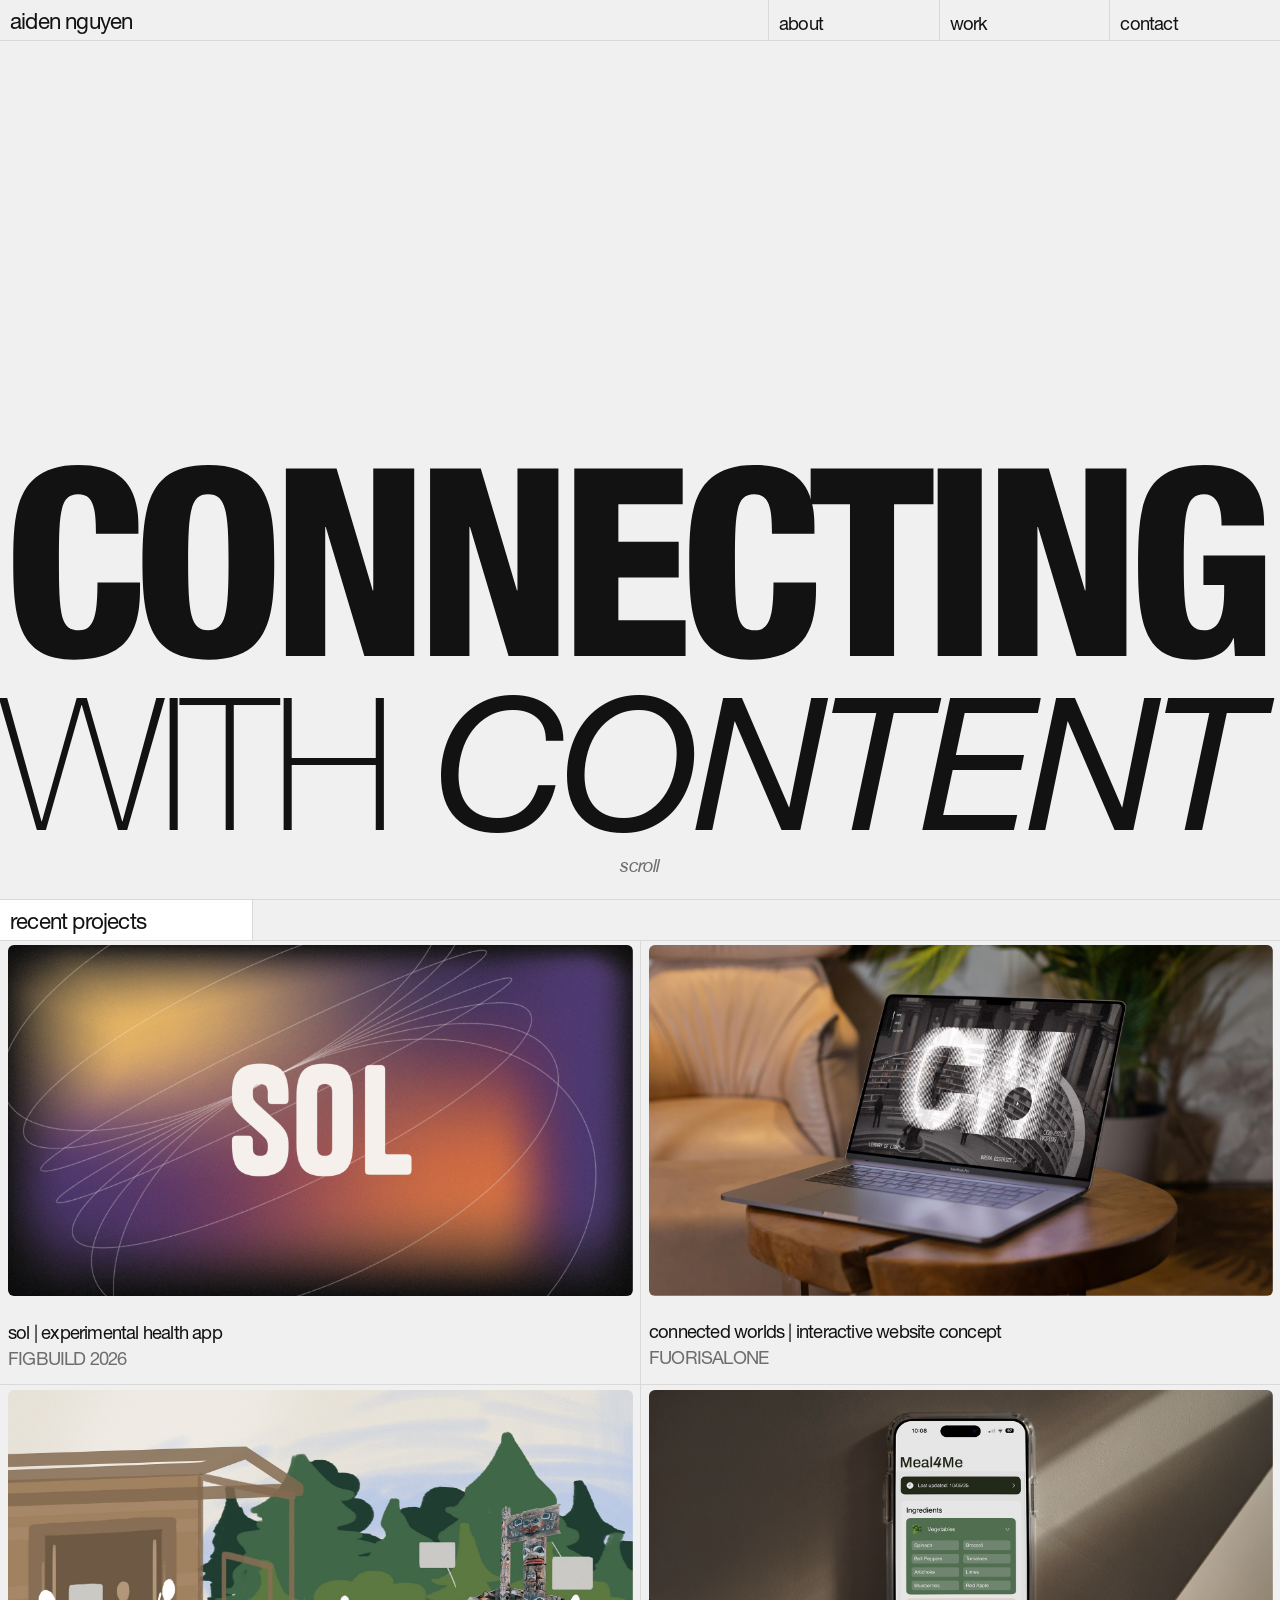
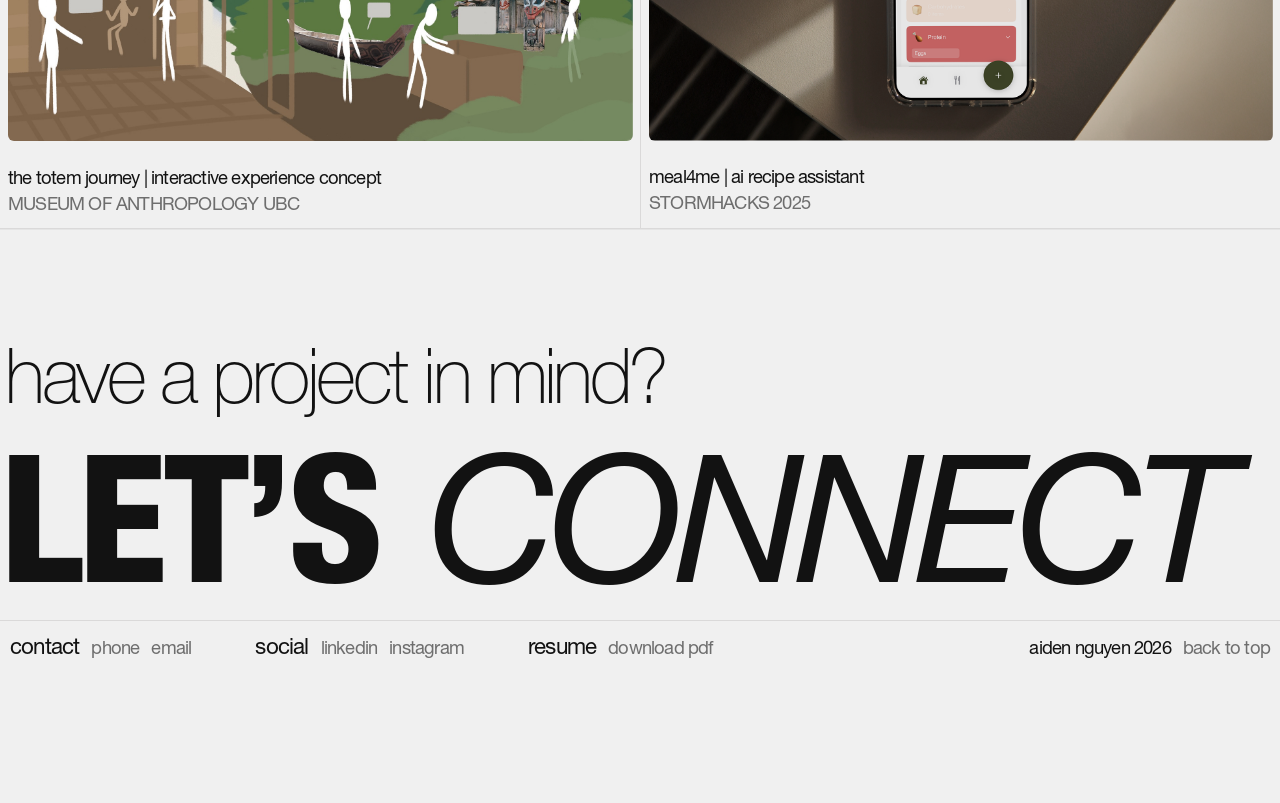
<file: index.html>
<!doctype html>
<html lang="en">

<head>
    <meta charset="utf-8">
    <meta name="viewport" content="width=device-width, initial-scale=1.0">
    <title>Aiden Nguyen</title>
    <link rel="stylesheet" href="css/normalize.css">
    <link rel="stylesheet" href="css/main.css">
    <link rel="stylesheet" href="css/animate.css">
    <link rel="stylesheet" href="css/font.css">
    <link rel="stylesheet" href="css/home.css">
    <script src="js/clean-url.js"></script>
</head>

<body class="home" id="top">

    <header class="site-header">
        <nav class="nav">
            <a href="index.html" class="nav-brand"><span class="nav-text">Aiden Nguyen</span></a>

            <button class="nav-toggle" id="navToggle" aria-label="Open menu" aria-expanded="false"
                aria-controls="navLinks">
                <span class="nav-toggle-bar"></span>
                <span class="nav-toggle-bar"></span>
                <span class="nav-toggle-bar"></span>
            </button>

            <ul class="nav-links" id="navLinks">
                <li><a href="about.html"><span class="nav-text">About</span></a></li>
                <li><a href="#projects"><span class="nav-text">Work</span></a></li>
                <li><a href="#contact" class="nav-contact"><span class="nav-text">Contact</span></a></li>
            </ul>
        </nav>
    </header>

    <section class="hero" data-line="bottom">
        <h1 class="hero-title big-title">
            <span class="title-line title-line-1 title-heavy">Connecting</span>
            <span class="title-line title-line-2 title-fade"><span class="title-thin">with</span> <span class="title-italic">Content</span></span>
        </h1>
        <a href="#projects" class="hero-scroll">Scroll</a>
    </section>

    <main>

        <!-- projects -->
        <section class="projects" id="projects" data-line="bottom">
            <h2 class="section-title">Recent Projects</h2>

            <div class="project-grid" data-line="top">

                <a href="sol.html" class="project-card">
                    <div class="project-card-inner">
                        <div class="project-media">
                            <img src="img/sol.png" alt="Sol experimental health app">
                            <img src="img/sol-hover.jpg" alt="" class="project-hover-img" aria-hidden="true">
                        </div>
                        <h3 class="project-name">Sol | Experimental Health App</h3>
                        <p class="project-meta">FIGBUILD 2026</p>
                    </div>
                </a>

                <a href="fuorisalone.html" class="project-card">
                    <div class="project-card-inner">
                        <div class="project-media">
                            <img src="img/fuorisalone.jpg" alt="FuoriSalone Connected Worlds website on a laptop">
                            <video src="css/video/connected-worlds.mp4" class="project-hover-img" muted loop playsinline
                                preload="metadata" aria-hidden="true"></video>
                        </div>
                        <h3 class="project-name">Connected Worlds | Interactive Website Concept</h3>
                        <p class="project-meta">FUORISALONE</p>
                    </div>
                </a>

                <a href="totem-journey.html" class="project-card">
                    <div class="project-card-inner">
                        <div class="project-media">
                            <img src="img/totem.jpg" alt="The Totem Journey exhibit concept sketch">
                            <img src="img/totem-hover.jpg" alt="" class="project-hover-img" aria-hidden="true">
                        </div>
                        <h3 class="project-name">The Totem Journey | Interactive Experience Concept</h3>
                        <p class="project-meta">MUSEUM OF ANTHROPOLOGY UBC</p>
                    </div>
                </a>

                <a href="meal4me.html" class="project-card">
                    <div class="project-card-inner">
                        <div class="project-media">
                            <img src="img/meal4me.png" alt="Meal4Me AI recipe assistant">
                            <img src="img/meal4me-hover.jpg" alt="" class="project-hover-img" aria-hidden="true">
                        </div>
                        <h3 class="project-name">Meal4Me | AI Recipe Assistant</h3>
                        <p class="project-meta">STORMHACKS 2025</p>
                    </div>
                </a>

            </div>
        </section>

    </main>

    <footer class="site-footer" id="contact">
        <h2 class="footer-title big-title" data-line="bottom">
            <span class="title-line footer-question title-thin">Have a project in mind?</span>
            <span class="title-line footer-connect title-fade"><span class="title-heavy">Let’s</span> <span class="title-italic">Connect</span></span>
        </h2>

        <div class="footer-bottom">
            <div class="footer-group">
                <h3>Contact</h3>
                <a href="tel:6047040245">Phone</a>
                <a href="mailto:aiden_nguyen@sfu.ca">Email</a>
            </div>
            <div class="footer-group">
                <h3>Social</h3>
                <a href="https://www.linkedin.com/in/aiden-nguyen-424a89329">LinkedIn</a>
                <a href="https://www.instagram.com/aiden.nguyyen/">Instagram</a>
            </div>
            <div class="footer-group">
                <h3>Resume</h3>
                <a href="resume/AidenNguyen_Resume.pdf" download>Download PDF</a>
            </div>
            <div class="footer-group">
                <p>Aiden Nguyen 2026</p>
                <a href="#top">Back to top</a>
            </div>
        </div>
    </footer>
    <script src="js/hero.js"></script>
    <script src="js/reveal.js"></script>
    <script src="js/cursor.js"></script>
    <script src="js/nav.js"></script>
</body>

</html>
</file>
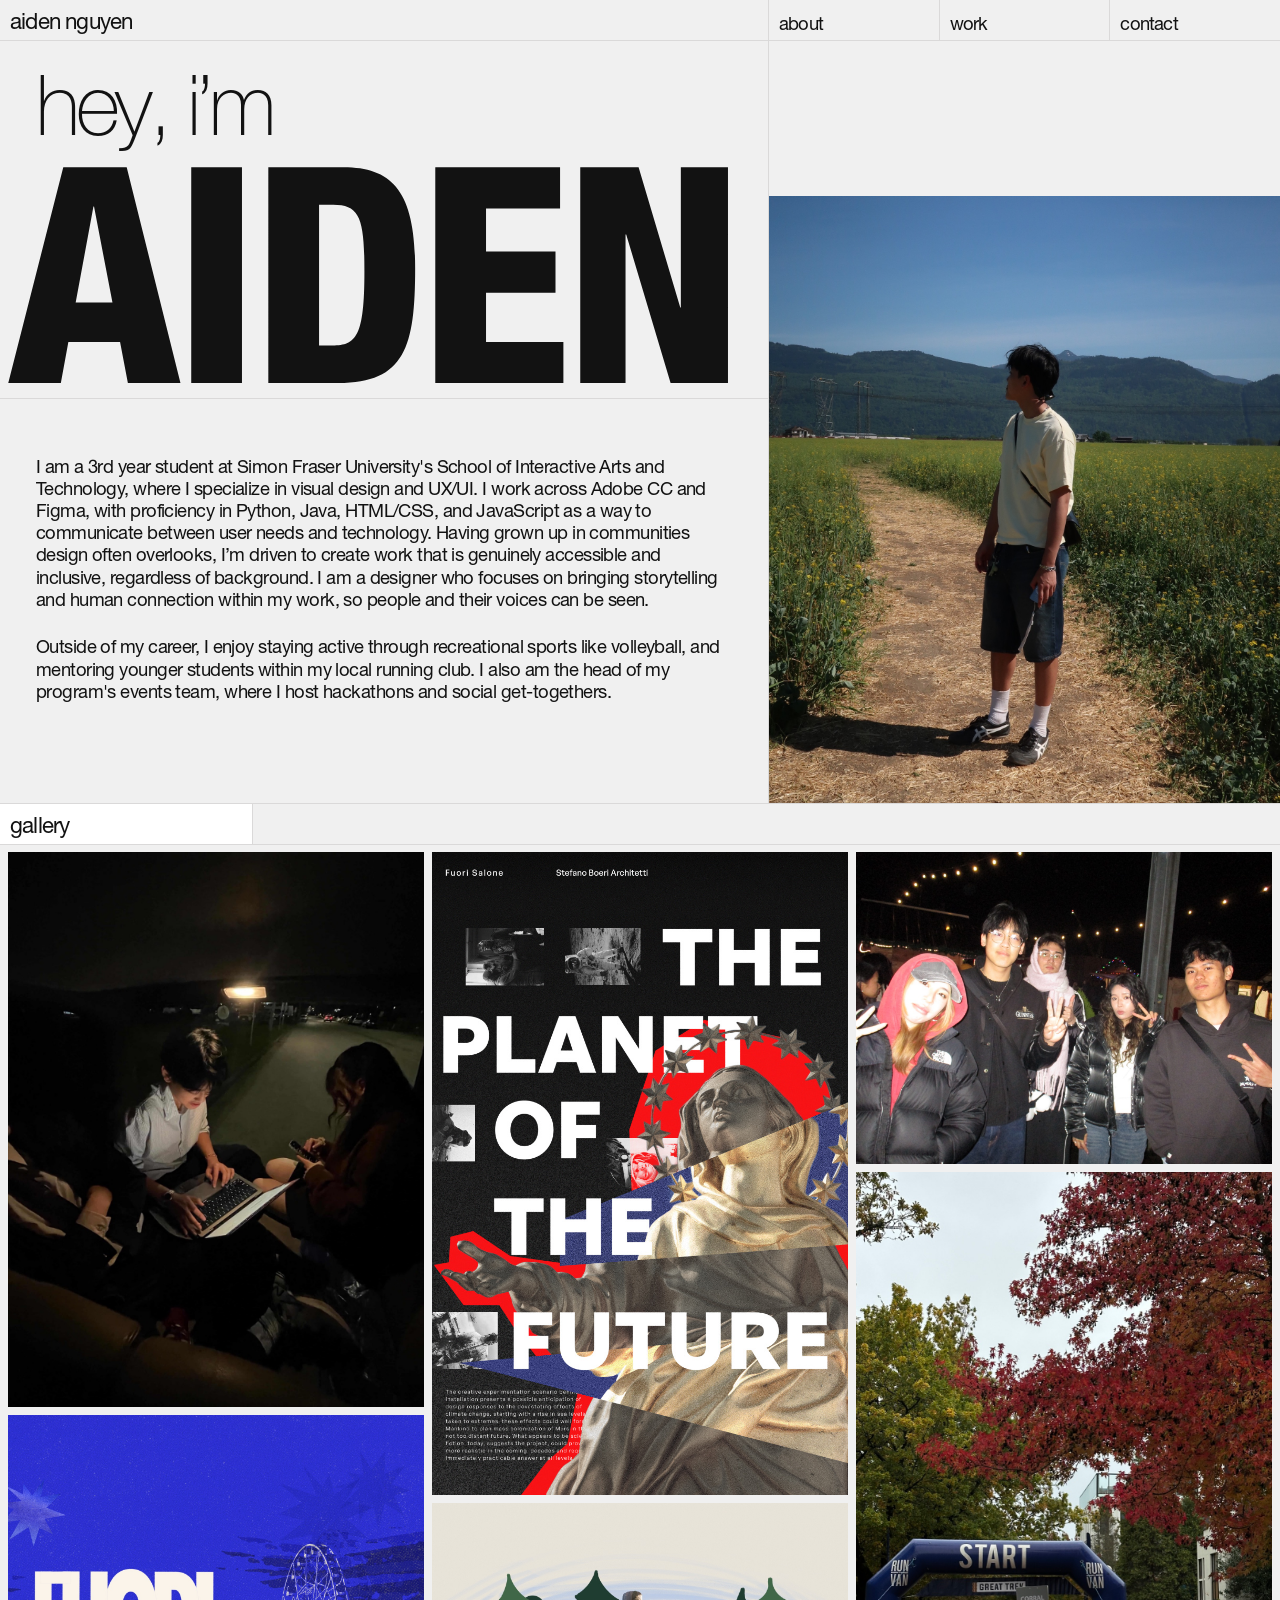
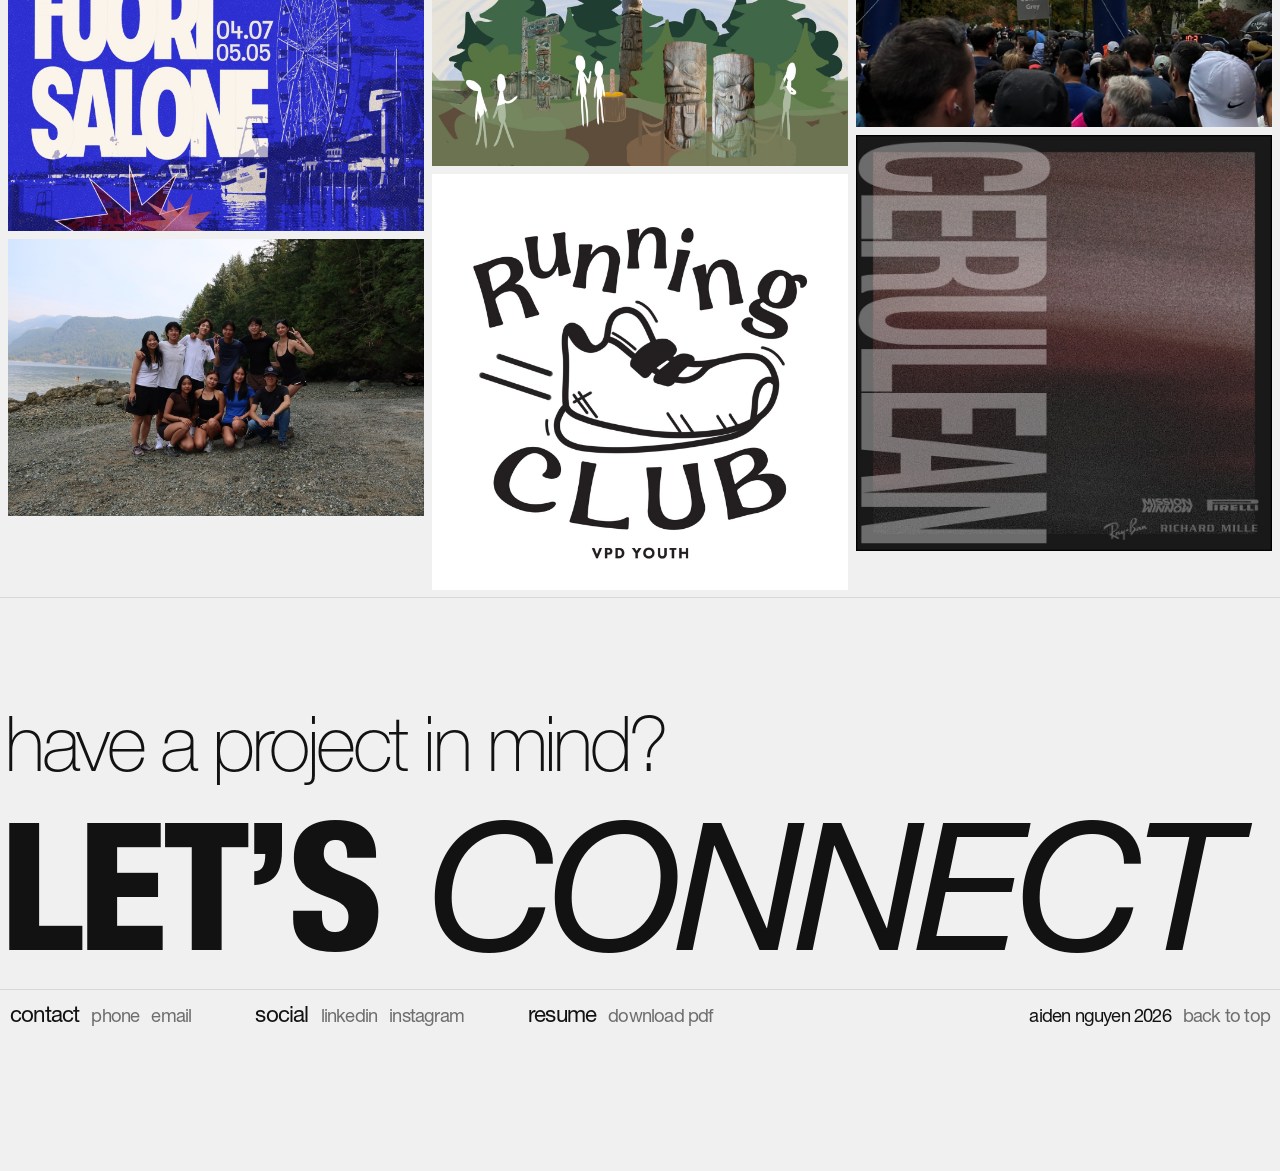
<file: about.html>
<!doctype html>
<html lang="en">

<head>
    <meta charset="utf-8">
    <meta name="viewport" content="width=device-width, initial-scale=1.0">
    <title>About | Aiden Nguyen</title>
    <link rel="stylesheet" href="css/normalize.css">
    <link rel="stylesheet" href="css/main.css">
    <link rel="stylesheet" href="css/animate.css">
    <link rel="stylesheet" href="css/font.css">
    <link rel="stylesheet" href="css/home.css">
    <link rel="stylesheet" href="css/about.css">
    <script src="js/clean-url.js"></script>
</head>

<body class="home about" id="top">

    <header class="site-header">
        <nav class="nav">
            <a href="index.html" class="nav-brand"><span class="nav-text">Aiden Nguyen</span></a>

            <button class="nav-toggle" id="navToggle" aria-label="Open menu" aria-expanded="false"
                aria-controls="navLinks">
                <span class="nav-toggle-bar"></span>
                <span class="nav-toggle-bar"></span>
                <span class="nav-toggle-bar"></span>
            </button>

            <ul class="nav-links" id="navLinks">
                <li><a href="about.html" aria-current="page"><span class="nav-text">About</span></a></li>
                <li><a href="index.html#projects"><span class="nav-text">Work</span></a></li>
                <li><a href="#contact" class="nav-contact"><span class="nav-text">Contact</span></a></li>
            </ul>
        </nav>
    </header>

    <main>

        <!-- intro: big name + bio on the left, portrait on the right -->
        <section class="about-hero" data-line="bottom">

            <div class="about-hero-text">
                <h1 class="hero-title big-title about-title" data-line="bottom">
                    <span class="title-line about-hello title-thin">hey, i’m</span>
                    <span class="title-line about-name title-heavy title-fade">Aiden</span>
                </h1>

                <div class="about-bio">
                    <p>I am a 3rd year student at Simon Fraser University's School of Interactive Arts and Technology,
                        where I specialize in visual design and UX/UI. I work across Adobe CC and Figma, with proficiency
                        in Python, Java, HTML/CSS, and JavaScript as a way to communicate between user needs and
                        technology. Having grown up in communities design often overlooks, I’m driven to create work
                        that is genuinely accessible and inclusive, regardless of background. I am a designer who
                        focuses on bringing storytelling and human connection within my work, so people and their
                        voices can be seen.</p>

                    <p>Outside of my career, I enjoy staying active through recreational sports like volleyball, and
                        mentoring younger students within my local running club. I also am the head of my program's
                        events team, where I host hackathons and social get-togethers.</p>
                </div>
            </div>

            <div class="about-portrait">
                <div class="about-portrait-media">
                    <img src="img/aiden-about.jpg" alt="Aiden standing on a dirt path through a field, mountains behind">
                    <img src="img/aiden-about-hover.jpg" alt="" class="about-portrait-hover" aria-hidden="true">
                </div>
            </div>

        </section>

        <!-- gallery: three columns of mixed-size photos and design work -->
        <section class="gallery" data-line="bottom">
            <h2 class="section-title">Gallery</h2>

            <div class="gallery-columns" data-line="top">
                <div class="gallery-col">
                    <button class="gallery-item" type="button">
                        <img src="img/gallery/late-night-work.jpg" alt="Working on a laptop late at night with a friend"
                            loading="lazy">
                    </button>
                    <button class="gallery-item" type="button">
                        <img src="img/gallery/fuorisalone-poster.jpg"
                            alt="FuoriSalone poster in blue with a ferris wheel" loading="lazy">
                    </button>
                    <button class="gallery-item" type="button">
                        <img src="img/gallery/beach-group.jpg" alt="A group of friends posing on a rocky beach"
                            loading="lazy">
                    </button>
                </div>
                <div class="gallery-col">
                    <button class="gallery-item" type="button">
                        <img src="img/gallery/planet-of-the-future.jpg" alt="The Planet of the Future poster"
                            loading="lazy">
                    </button>
                    <button class="gallery-item" type="button">
                        <img src="img/gallery/totem-scene.jpg" alt="Illustrated scene of totem poles in a forest"
                            loading="lazy">
                    </button>
                    <button class="gallery-item" type="button">
                        <img src="img/gallery/running-club.jpg" alt="VPD Youth Running Club logo" loading="lazy">
                    </button>
                </div>
                <div class="gallery-col">
                    <button class="gallery-item" type="button">
                        <img src="img/gallery/friends-night-market.jpg" alt="Friends posing together at a night market"
                            loading="lazy">
                    </button>
                    <button class="gallery-item" type="button">
                        <img src="img/gallery/run-start-line.jpg"
                            alt="Runners gathered at a race start line under red trees" loading="lazy">
                    </button>
                    <button class="gallery-item" type="button">
                        <img src="img/gallery/cerulean.jpg" alt="Cerulean poster" loading="lazy">
                    </button>
                </div>
            </div>
        </section>

        <!-- lightbox: the clicked gallery image shown large over a darkened page (js/gallery.js) -->
        <dialog class="lightbox" aria-label="Gallery image">
            <img alt="">
        </dialog>

    </main>

    <footer class="site-footer" id="contact">
        <h2 class="footer-title big-title" data-line="bottom">
            <span class="title-line footer-question title-thin">Have a project in mind?</span>
            <span class="title-line footer-connect title-fade"><span class="title-heavy">Let’s</span> <span class="title-italic">Connect</span></span>
        </h2>

        <div class="footer-bottom">
            <div class="footer-group">
                <h3>Contact</h3>
                <a href="tel:6047040245">Phone</a>
                <a href="mailto:aiden_nguyen@sfu.ca">Email</a>
            </div>
            <div class="footer-group">
                <h3>Social</h3>
                <a href="https://www.linkedin.com/in/aiden-nguyen-424a89329">LinkedIn</a>
                <a href="https://www.instagram.com/aiden.nguyyen/">Instagram</a>
            </div>
            <div class="footer-group">
                <h3>Resume</h3>
                <a href="resume/AidenNguyen_Resume.pdf" download>Download PDF</a>
            </div>
            <div class="footer-group">
                <p>Aiden Nguyen 2026</p>
                <a href="#top">Back to top</a>
            </div>
        </div>
    </footer>
    <script src="js/hero.js"></script>
    <script src="js/reveal.js"></script>
    <script src="js/cursor.js"></script>
    <script src="js/gallery.js"></script>
    <script src="js/nav.js"></script>
</body>

</html>
</file>
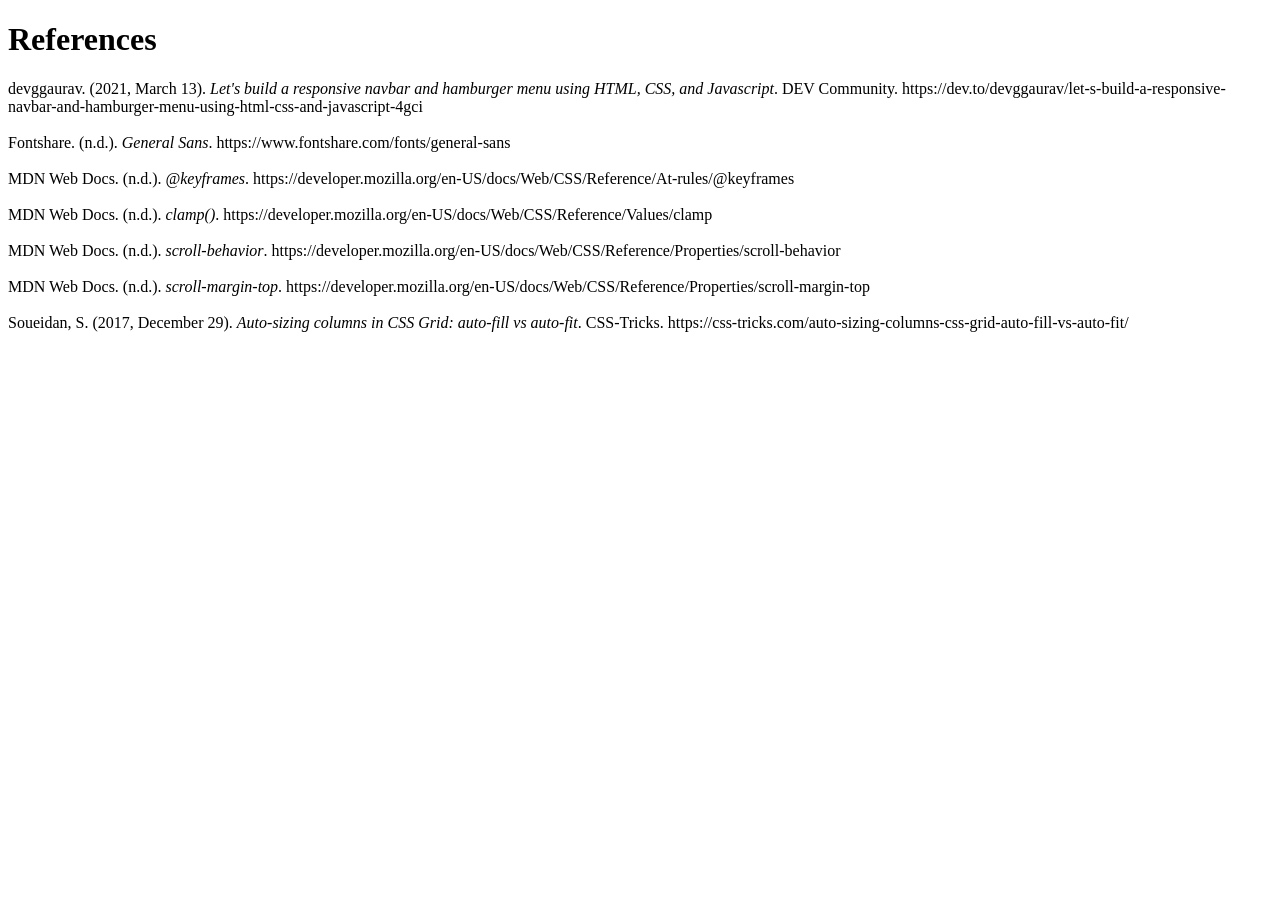
<file: citation.html>
<!doctype html>
<html lang="en">

<head>
    <meta charset="utf-8">
    <meta name="viewport" content="width=device-width, initial-scale=1.0">
    <title>References</title>
    <script src="js/clean-url.js"></script>
</head>

<body>

    <h1>References</h1>

    <p>
        devggaurav. (2021, March 13). <i>Let's build a responsive navbar and hamburger menu using HTML, CSS, and
            Javascript</i>. DEV Community.
        https://dev.to/devggaurav/let-s-build-a-responsive-navbar-and-hamburger-menu-using-html-css-and-javascript-4gci<br><br>
        Fontshare. (n.d.). <i>General Sans</i>. https://www.fontshare.com/fonts/general-sans<br><br>
        MDN Web Docs. (n.d.). <i>@keyframes</i>.
        https://developer.mozilla.org/en-US/docs/Web/CSS/Reference/At-rules/@keyframes<br><br>
        MDN Web Docs. (n.d.). <i>clamp()</i>.
        https://developer.mozilla.org/en-US/docs/Web/CSS/Reference/Values/clamp<br><br>
        MDN Web Docs. (n.d.). <i>scroll-behavior</i>.
        https://developer.mozilla.org/en-US/docs/Web/CSS/Reference/Properties/scroll-behavior<br><br>
        MDN Web Docs. (n.d.). <i>scroll-margin-top</i>.
        https://developer.mozilla.org/en-US/docs/Web/CSS/Reference/Properties/scroll-margin-top<br><br>
        Soueidan, S. (2017, December 29). <i>Auto-sizing columns in CSS Grid: auto-fill vs auto-fit</i>. CSS-Tricks.
        https://css-tricks.com/auto-sizing-columns-css-grid-auto-fill-vs-auto-fit/
    </p>

</body>

</html>
</file>
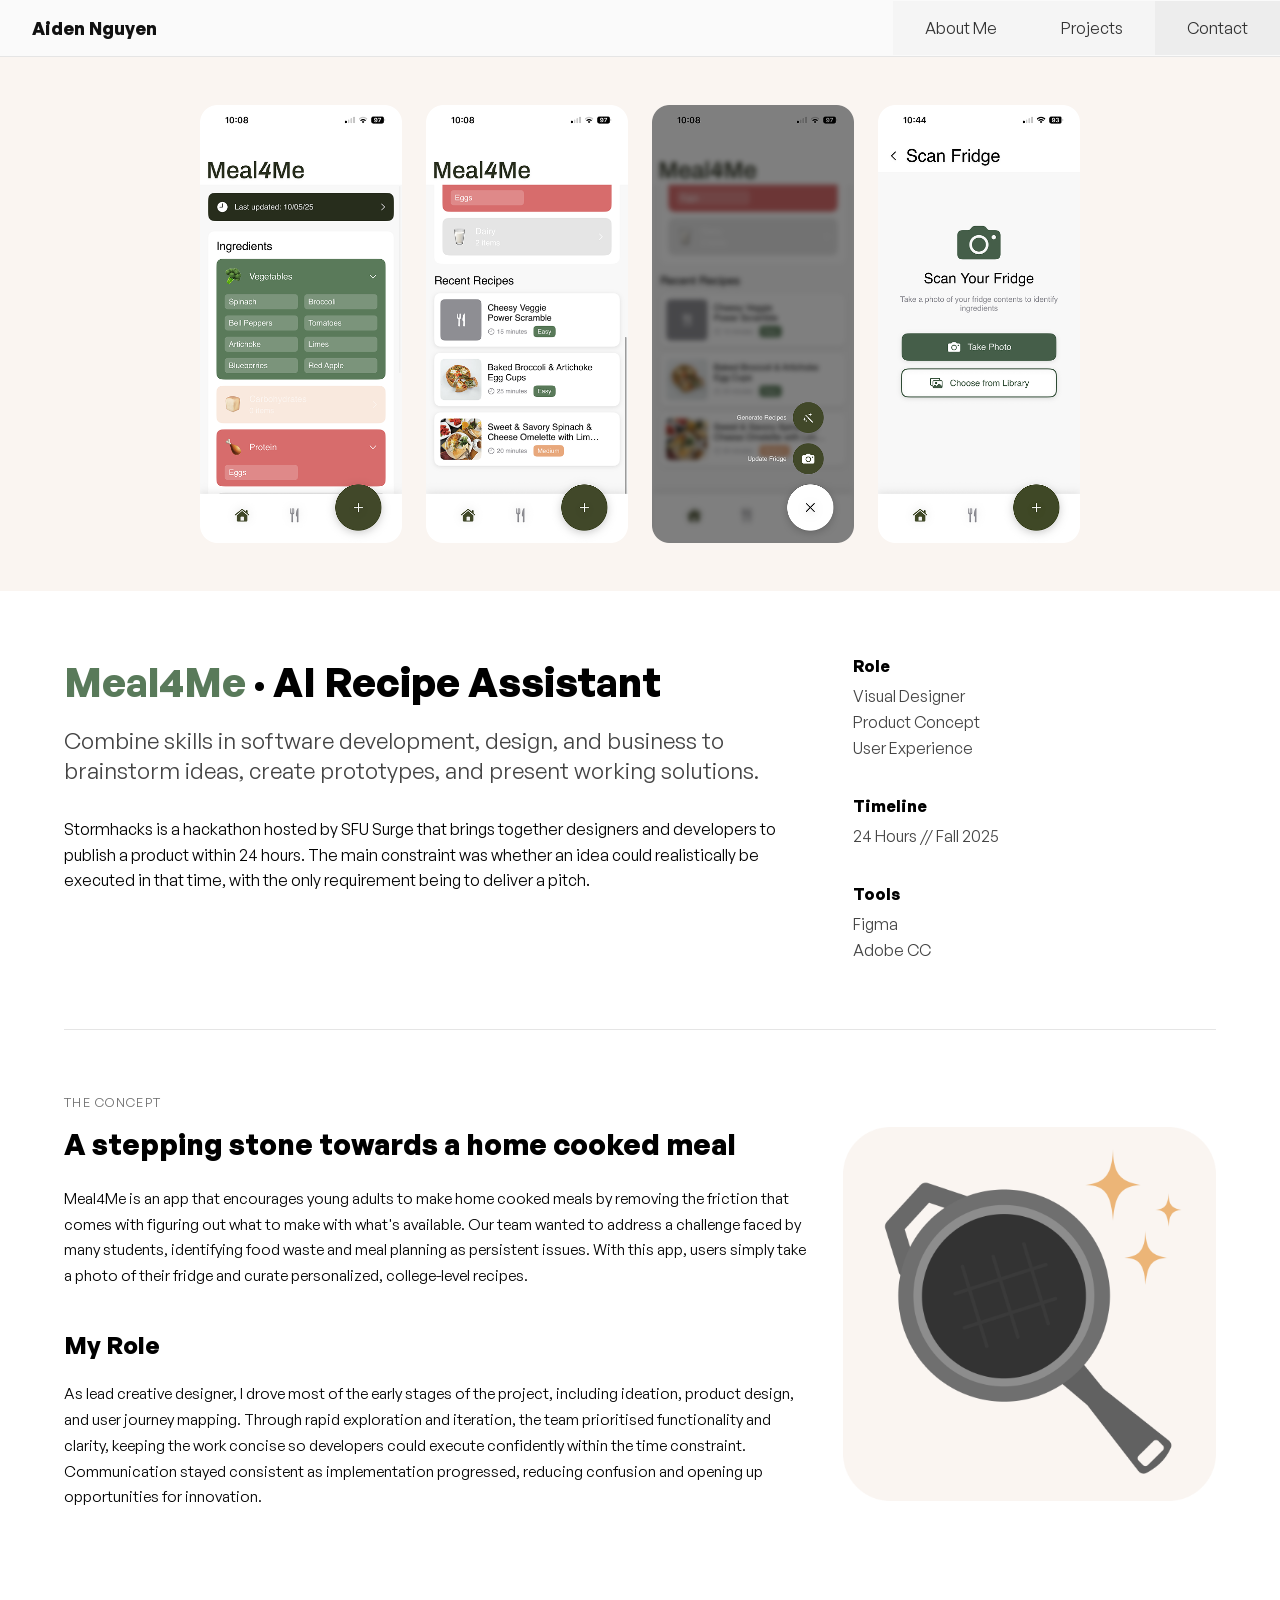
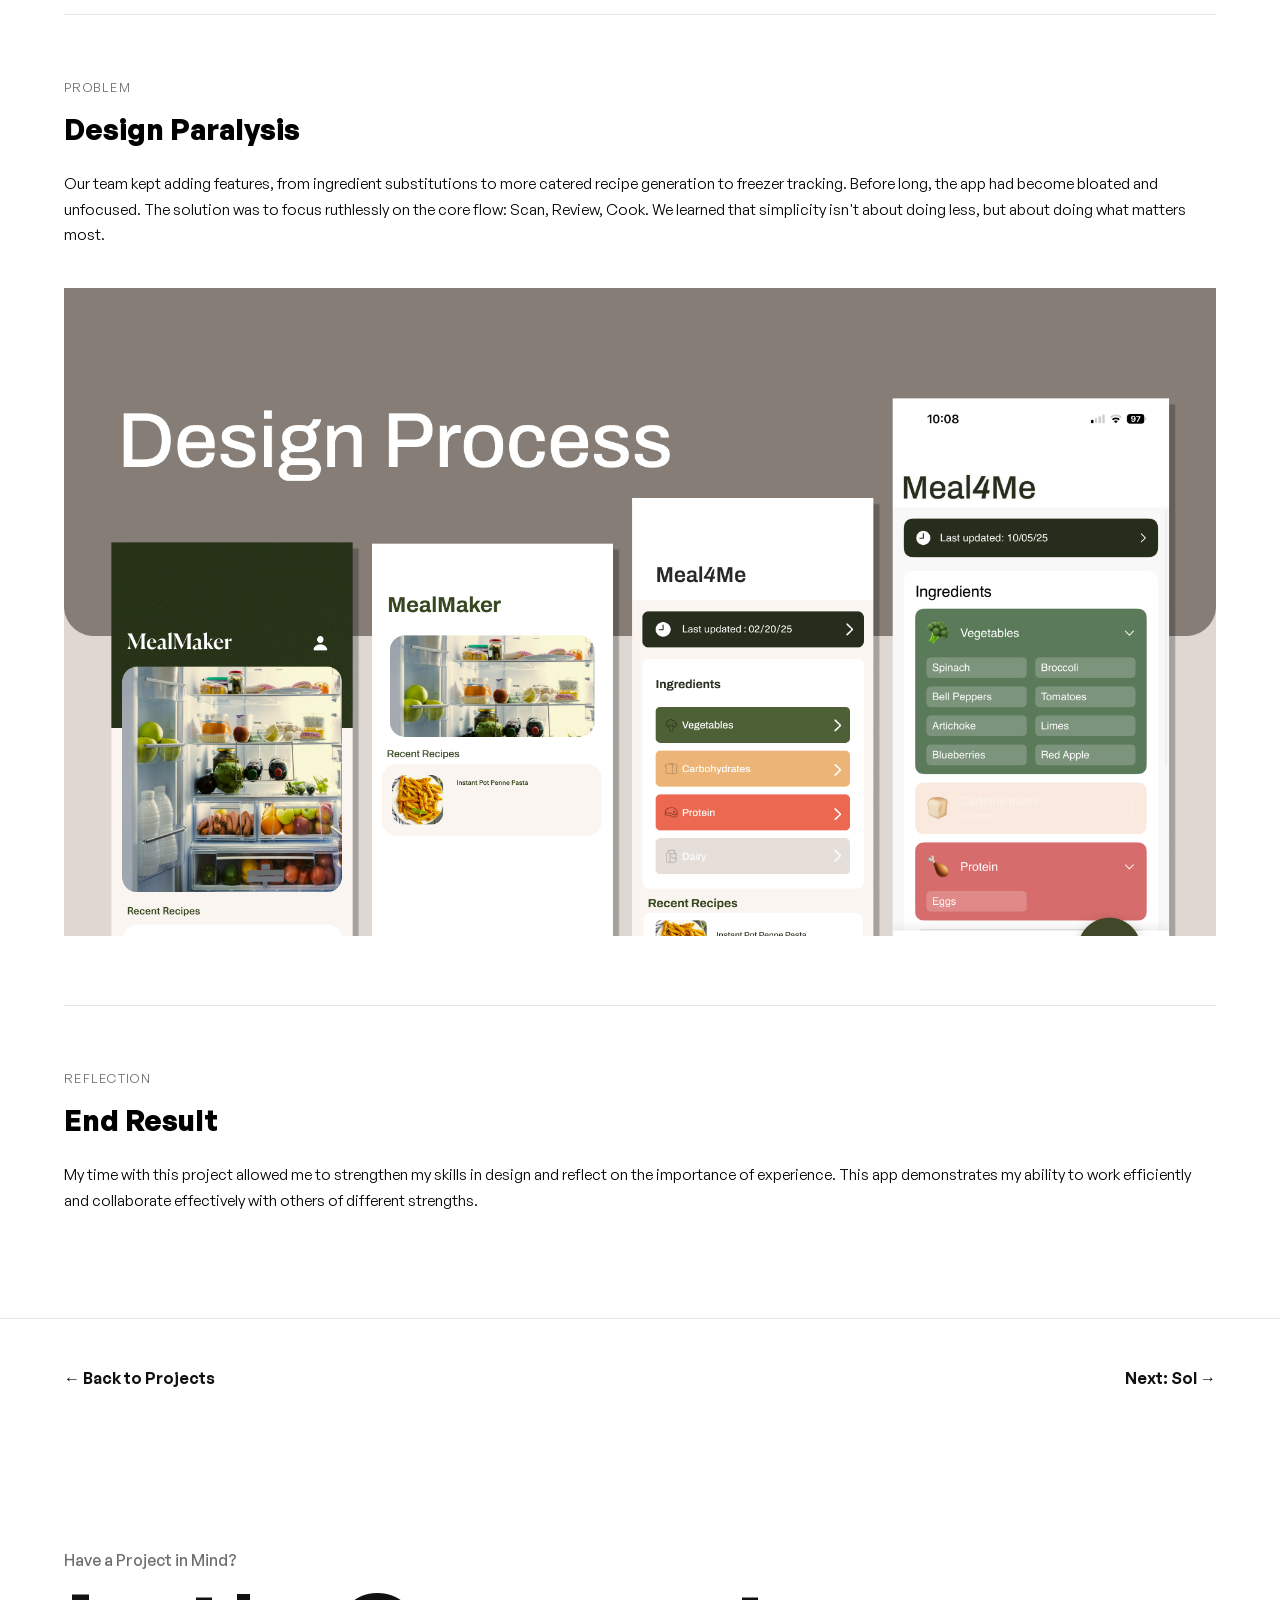
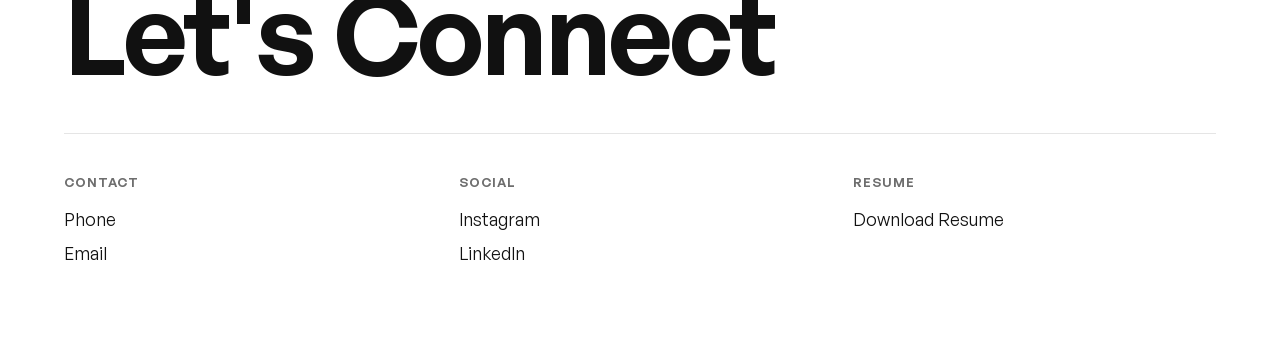
<file: meal4me.html>
<!doctype html>
<html lang="en">

<head>
    <meta charset="utf-8">
    <meta name="viewport" content="width=device-width, initial-scale=1.0">
    <title>Meal4Me | Aiden Nguyen</title>
    <link rel="stylesheet" href="css/normalize.css">
    <link rel="stylesheet" href="css/font.css">
    <link rel="stylesheet" href="css/main.css">
    <link rel="stylesheet" href="css/animate.css">
    <script src="js/clean-url.js"></script>
</head>

<body class="meal4me-body">

    <header class="site-header">
        <nav class="nav">
            <a href="index.html" class="nav-brand">Aiden Nguyen</a>
            <button class="nav-toggle" id="navToggle" aria-label="Open menu" aria-expanded="false"
                aria-controls="navLinks">
                <span class="nav-toggle-bar"></span>
                <span class="nav-toggle-bar"></span>
                <span class="nav-toggle-bar"></span>
            </button>

            <ul class="nav-links" id="navLinks">
                <li><a href="about.html">About Me</a></li>
                <li><a href="index.html#projects">Projects</a></li>
                <li><a href="index.html#contact" class="nav-contact">Contact</a></li>
            </ul>
        </nav>
    </header>


    <div class="project-hero-meal">
        <div class="screen-row">
            <img src="img/meal4me-screen1.png" alt="Meal4Me app — screen one">
            <img src="img/meal4me-screen2.png" alt="Meal4Me app — screen two">
            <img src="img/meal4me-screen3.png" alt="Meal4Me app — screen three">
            <img src="img/meal4me-screen4.png" alt="Meal4Me app — screen four">
        </div>
    </div>

    <main>

        <section class="project-intro">

            <div class="project-summary">
                <h1 class="project-title"><span class="accent-meal">Meal4Me</span> · AI Recipe Assistant</h1>
                <p class="project-subtitle">Combine skills in software development, design, and business to brainstorm
                    ideas, create prototypes, and present working solutions.</p>
                <p class="project-lead">Stormhacks is a hackathon hosted by SFU Surge that brings together designers and
                    developers to publish a product within 24 hours. The main constraint was whether an idea could
                    realistically be executed in that time, with the only requirement being to deliver a pitch.</p>
            </div>

            <div class="project-details">
                <div class="detail-block">
                    <h2>Role</h2>
                    <p>Visual Designer</p>
                    <p>Product Concept</p>
                    <p>User Experience</p>
                </div>
                <div class="detail-block">
                    <h2>Timeline</h2>
                    <p>24 Hours // Fall 2025</p>
                </div>
                <div class="detail-block">
                    <h2>Tools</h2>
                    <p>Figma</p>
                    <p>Adobe CC</p>
                </div>
            </div>

        </section>

        <div class="case-study">

            <section class="case-section">
                <p class="case-eyebrow">The Concept</p>
                <div class="concept-row-meal">
                    <div class="concept-description">
                        <h2 class="case-headline">A stepping stone towards a home cooked meal</h2>
                        <p class="case-body">Meal4Me is an app that encourages young adults to make home cooked meals by
                            removing the friction that comes with figuring out what to make with what's available. Our
                            team wanted to address a challenge faced by many students, identifying food waste and meal
                            planning as persistent issues. With this app, users simply take a photo of their fridge and
                            curate personalized, college-level recipes.</p>

                        <h2 class="case-subhead">My Role</h2>
                        <p class="case-body">As lead creative designer, I drove most of the early stages of the project,
                            including ideation, product design, and user journey mapping. Through rapid exploration and
                            iteration, the team prioritised functionality and clarity, keeping the work concise so
                            developers
                            could execute confidently within the time constraint. Communication stayed consistent as
                            implementation progressed, reducing confusion and opening up opportunities for innovation.
                        </p>
                    </div>

                    <img src="img/meal4me-icon.png" class="meal-concept-image" alt="Meal4Me app icon">

                </div>

            </section>

            <section class="case-section">
                <p class="case-eyebrow">Problem</p>

                <div class="problem-row-meal">
                    <div class="problem-text">
                        <h2 class="case-headline">Design Paralysis</h2>
                        <p class="case-body">Our team kept adding features, from ingredient substitutions to more
                            catered recipe generation to freezer tracking. Before long, the app had become bloated and
                            unfocused. The solution was to focus ruthlessly on the core flow: Scan, Review, Cook. We
                            learned that simplicity isn't about doing less, but about doing what matters most.</p>
                    </div>
                    <img class="case-image" src="img/meal4me-concept.png" alt="Meal4Me app design development">
                </div>
            </section>

            <section class="case-section">
                <p class="case-eyebrow">Reflection</p>
                <h2 class="case-headline">End Result</h2>
                <p class="case-body">My time with this project allowed me to strengthen my skills in design and reflect
                    on the importance of experience. This app demonstrates my ability to work efficiently and
                    collaborate effectively with others of different strengths.</p>
            </section>

        </div>

        <div class="project-nav-footer">
            <a href="index.html#projects" class="back-link">&larr; Back to Projects</a>
            <a href="sol.html" class="next-link">Next: Sol &rarr;</a>
        </div>

    </main>

    <footer class="site-footer" id="contact">
        <p class="footer-eyebrow">Have a Project in Mind?</p>
        <h2 class="footer-title">Let's Connect</h2>

        <div class="footer-cols">
            <div class="footer-col">
                <h3>Contact</h3>
                <a href="tel:6047040245" aria-label="Phone">Phone</a>
                <a href="mailto:aiden_nguyen@sfu.ca" aria-label="Email">Email</a>
            </div>
            <div class="footer-col">
                <h3>Social</h3>
                <a href="https://www.instagram.com/aiden.nguyyen/" aria-label="Instagram">Instagram</a>
                <a href="https://www.linkedin.com/in/aiden-nguyen-424a89329" aria-label="LinkedIn">LinkedIn</a>
            </div>
            <div class="footer-col">
                <h3>Resume</h3>
                <a href="resume/AidenNguyen_Resume.pdf" download>Download Resume</a>
            </div>
        </div>
    </footer>
    <script src="js/nav.js"></script>
</body>

</html>
</file>
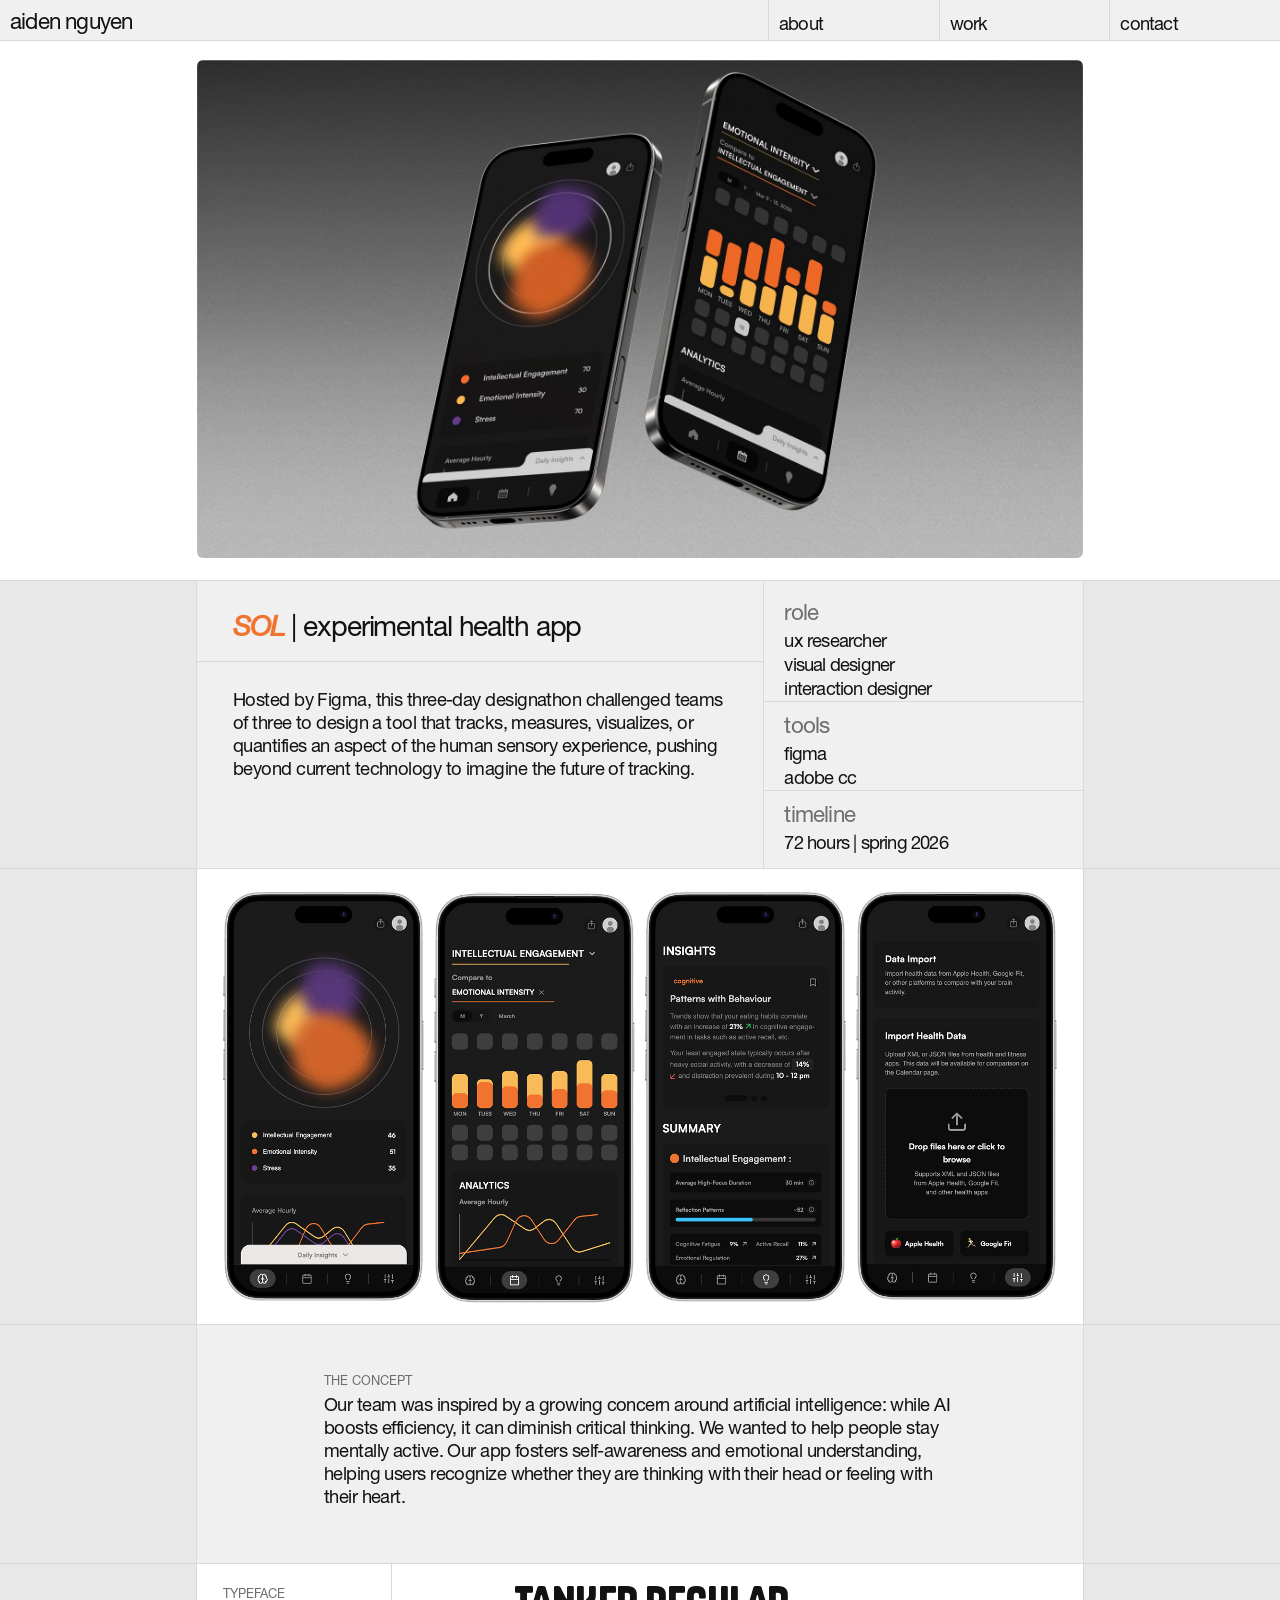
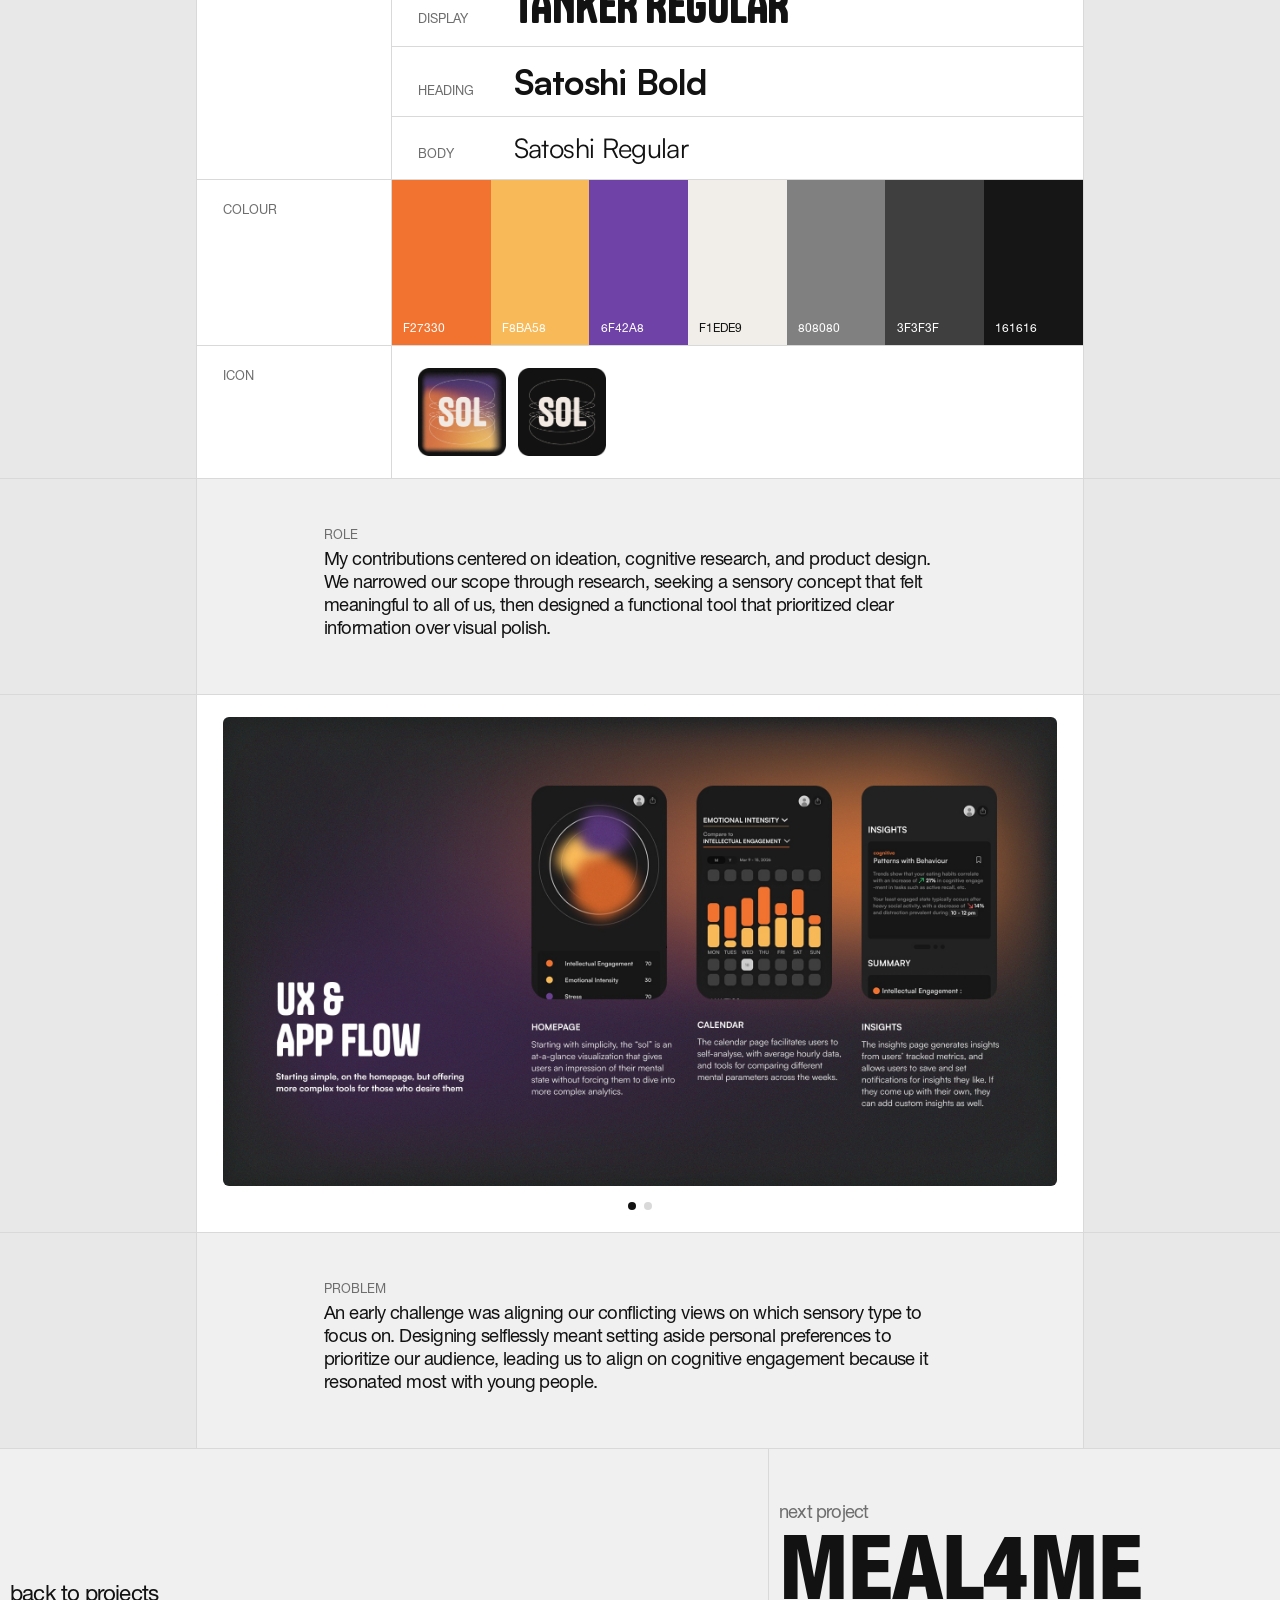
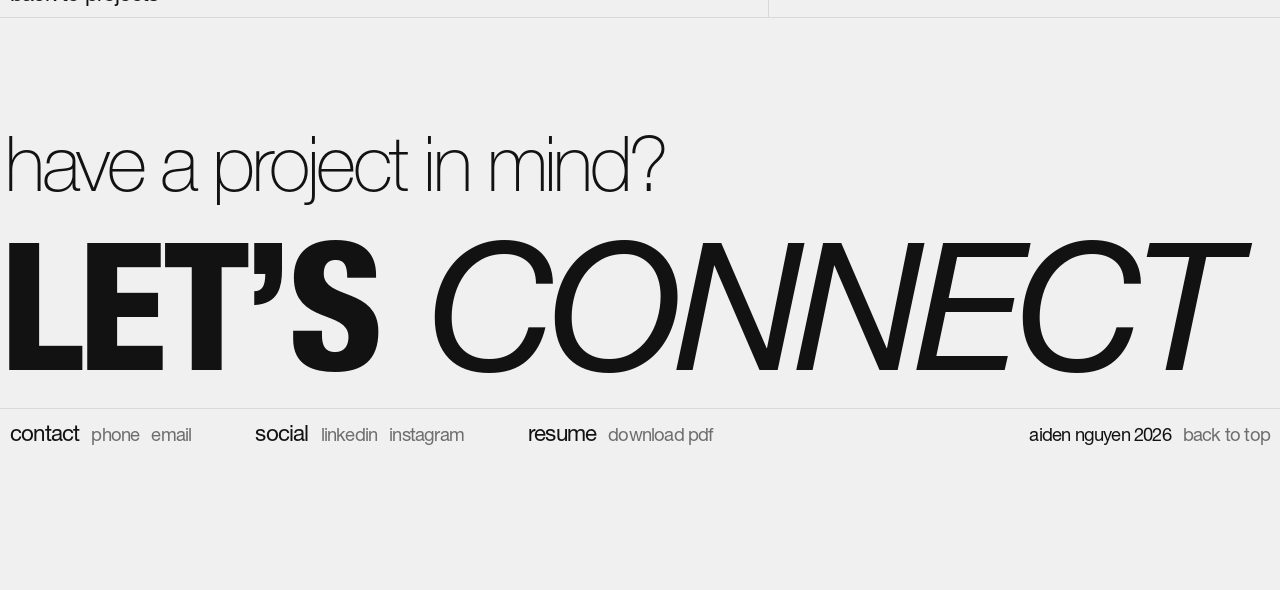
<file: sol.html>
<!doctype html>
<html lang="en">

<head>
    <meta charset="utf-8">
    <meta name="viewport" content="width=device-width, initial-scale=1.0">
    <title>Sol | Aiden Nguyen</title>
    <link rel="stylesheet" href="css/normalize.css">
    <link rel="stylesheet" href="css/main.css">
    <link rel="stylesheet" href="css/animate.css">
    <link rel="stylesheet" href="css/font.css">
    <link rel="stylesheet" href="css/home.css">
    <link rel="stylesheet" href="css/project.css">
    <script src="js/clean-url.js"></script>
</head>

<body class="home project" id="top">

    <header class="site-header">
        <nav class="nav">
            <a href="index.html" class="nav-brand"><span class="nav-text">Aiden Nguyen</span></a>

            <button class="nav-toggle" id="navToggle" aria-label="Open menu" aria-expanded="false"
                aria-controls="navLinks">
                <span class="nav-toggle-bar"></span>
                <span class="nav-toggle-bar"></span>
                <span class="nav-toggle-bar"></span>
            </button>

            <ul class="nav-links" id="navLinks">
                <li><a href="about.html"><span class="nav-text">About</span></a></li>
                <li><a href="index.html#projects"><span class="nav-text">Work</span></a></li>
                <li><a href="#contact" class="nav-contact"><span class="nav-text">Contact</span></a></li>
            </ul>
        </nav>
    </header>

    <main>

        <!-- hero image, inset on the grey page -->
        <figure class="sol-hero" data-line="bottom" data-curtain>
            <img src="img/sol-hover.jpg" alt="Two phones showing the Sol home screen and weekly analytics">
        </figure>

        <!-- title and brief on the left, role / tools / timeline on the right -->
        <section class="sol-intro" data-line="bottom">
            <div class="sol-gutter"></div>
            <div class="sol-intro-main">
                <h1 class="sol-title" data-line="bottom"><span class="sol-name">SOL</span> | experimental health app</h1>
                <p>Hosted by Figma, this three-day designathon challenged teams of three to design a tool that tracks,
                    measures, visualizes, or quantifies an aspect of the human sensory experience, pushing beyond
                    current technology to imagine the future of tracking.</p>
            </div>
            <dl class="sol-details">
                <dt>Role</dt>
                <dd>ux researcher</dd>
                <dd>visual designer</dd>
                <dd>interaction designer</dd>
                <dt data-line="top">Tools</dt>
                <dd>Figma</dd>
                <dd>Adobe CC</dd>
                <dt data-line="top">Timeline</dt>
                <dd>72 hours | Spring 2026</dd>
            </dl>
            <div class="sol-gutter"></div>
        </section>

        <!-- the four screens -->
        <section class="sol-imgband" data-line="bottom">
            <div class="sol-gutter"></div>
            <div class="sol-imgband-media">
                <div class="sol-screens">
                    <img src="img/sol/screen-home.png" alt="Sol home screen: the mind visualization with engagement readings">
                    <img src="img/sol/screen-calendar.png" alt="Sol calendar: intellectual engagement compared with emotional intensity" loading="lazy">
                    <img src="img/sol/screen-insights.png" alt="Sol insights and summary screen" loading="lazy">
                    <img src="img/sol/screen-import.png" alt="Sol data import screen for Apple Health and Google Fit" loading="lazy">
                </div>
            </div>
            <div class="sol-gutter"></div>
        </section>

        <section class="sol-block" data-line="bottom">
            <div class="sol-gutter"></div>
            <div class="sol-copy">
                <h2>The Concept</h2>
                <p>Our team was inspired by a growing concern around artificial intelligence: while AI boosts
                    efficiency, it can diminish critical thinking. We wanted to help people stay mentally active. Our
                    app fosters self-awareness and emotional understanding, helping users recognize whether they are
                    thinking with their head or feeling with their heart.</p>
            </div>
            <div class="sol-gutter"></div>
        </section>

        <!-- design identity: typeface, colour, icon -->
        <section class="sol-identity" data-line="bottom">
            <div class="sol-gutter"></div>
            <div class="sol-id-main">
                <div class="sol-id-row" data-line="bottom">
                    <h2 class="sol-id-label">Typeface</h2>
                    <div class="sol-fonts">
                        <div class="sol-font" data-line="bottom">
                            <span class="sol-font-role">Display</span>
                            <span class="sol-tanker">Tanker Regular</span>
                        </div>
                        <div class="sol-font" data-line="bottom">
                            <span class="sol-font-role">Heading</span>
                            <span class="sol-satoshi-bold">Satoshi Bold</span>
                        </div>
                        <div class="sol-font" data-line="bottom">
                            <span class="sol-font-role">Body</span>
                            <span class="sol-satoshi">Satoshi Regular</span>
                        </div>
                    </div>
                </div>
                <div class="sol-id-row" data-line="bottom">
                    <h2 class="sol-id-label">Colour</h2>
                    <ul class="sol-palette">
                        <li style="--swatch:#F27330"><span>F27330</span></li>
                        <li style="--swatch:#F8BA58"><span>F8BA58</span></li>
                        <li style="--swatch:#6F42A8"><span>6F42A8</span></li>
                        <li style="--swatch:#F1EDE9" class="is-light"><span>F1EDE9</span></li>
                        <li style="--swatch:#808080"><span>808080</span></li>
                        <li style="--swatch:#3F3F3F"><span>3F3F3F</span></li>
                        <li style="--swatch:#161616"><span>161616</span></li>
                    </ul>
                </div>
                <div class="sol-id-row" data-line="bottom">
                    <h2 class="sol-id-label">Icon</h2>
                    <div class="sol-icons">
                        <img src="img/sol-app2.png" alt="Sol app icon on black">
                        <img src="img/sol-app1.png" alt="Sol app icon on a purple and orange gradient">
                    </div>
                </div>
            </div>
            <div class="sol-gutter"></div>
        </section>

        <section class="sol-block" data-line="bottom">
            <div class="sol-gutter"></div>
            <div class="sol-copy">
                <h2>Role</h2>
                <p>My contributions centered on ideation, cognitive research, and product design. We narrowed our
                    scope through research, seeking a sensory concept that felt meaningful to all of us, then designed
                    a functional tool that prioritized clear information over visual polish.</p>
            </div>
            <div class="sol-gutter"></div>
        </section>

        <section class="sol-imgband" data-line="bottom">
            <div class="sol-gutter"></div>
            <div class="sol-imgband-media">
                <div class="sol-carousel" role="region" aria-roledescription="carousel" aria-label="UX and app flow">
                    <div class="sol-carousel-track">
                        <img src="img/sol/app-flow.jpg" alt="UX and app flow: the homepage, calendar and insights screens" loading="lazy" draggable="false">
                        <img src="img/sol-description2.png" alt="Sol description, continued" loading="lazy" draggable="false">
                    </div>
                    <div class="sol-carousel-dots" aria-hidden="true"></div>
                </div>
            </div>
            <div class="sol-gutter"></div>
        </section>

        <section class="sol-block" data-line="bottom">
            <div class="sol-gutter"></div>
            <div class="sol-copy">
                <h2>Problem</h2>
                <p>An early challenge was aligning our conflicting views on which sensory type to focus on. Designing
                    selflessly meant setting aside personal preferences to prioritize our audience, leading us to
                    align on cognitive engagement because it resonated most with young people.</p>
            </div>
            <div class="sol-gutter"></div>
        </section>

        <!-- back to the list, or on to the next project -->
        <nav class="case-nav" aria-label="More projects" data-line="bottom">
            <a href="index.html#projects" class="case-nav-back"><span class="nav-text">Back to projects</span></a>
            <a href="meal4me.html" class="case-nav-next">
                <span class="case-nav-label">Next project</span>
                <span class="case-nav-name">Meal4Me</span>
            </a>
        </nav>

    </main>

    <footer class="site-footer" id="contact">
        <h2 class="footer-title big-title" data-line="bottom">
            <span class="title-line footer-question title-thin">Have a project in mind?</span>
            <span class="title-line footer-connect title-fade"><span class="title-heavy">Let’s</span> <span class="title-italic">Connect</span></span>
        </h2>

        <div class="footer-bottom">
            <div class="footer-group">
                <h3>Contact</h3>
                <a href="tel:6047040245">Phone</a>
                <a href="mailto:aiden_nguyen@sfu.ca">Email</a>
            </div>
            <div class="footer-group">
                <h3>Social</h3>
                <a href="https://www.linkedin.com/in/aiden-nguyen-424a89329">LinkedIn</a>
                <a href="https://www.instagram.com/aiden.nguyyen/">Instagram</a>
            </div>
            <div class="footer-group">
                <h3>Resume</h3>
                <a href="resume/AidenNguyen_Resume.pdf" download>Download PDF</a>
            </div>
            <div class="footer-group">
                <p>Aiden Nguyen 2026</p>
                <a href="#top">Back to top</a>
            </div>
        </div>
    </footer>
    <script src="js/hero.js"></script>
    <script src="js/reveal.js"></script>
    <script src="js/cursor.js"></script>
    <script src="js/nav.js"></script>
    <script src="js/carousel.js"></script>
</body>

</html>
</file>
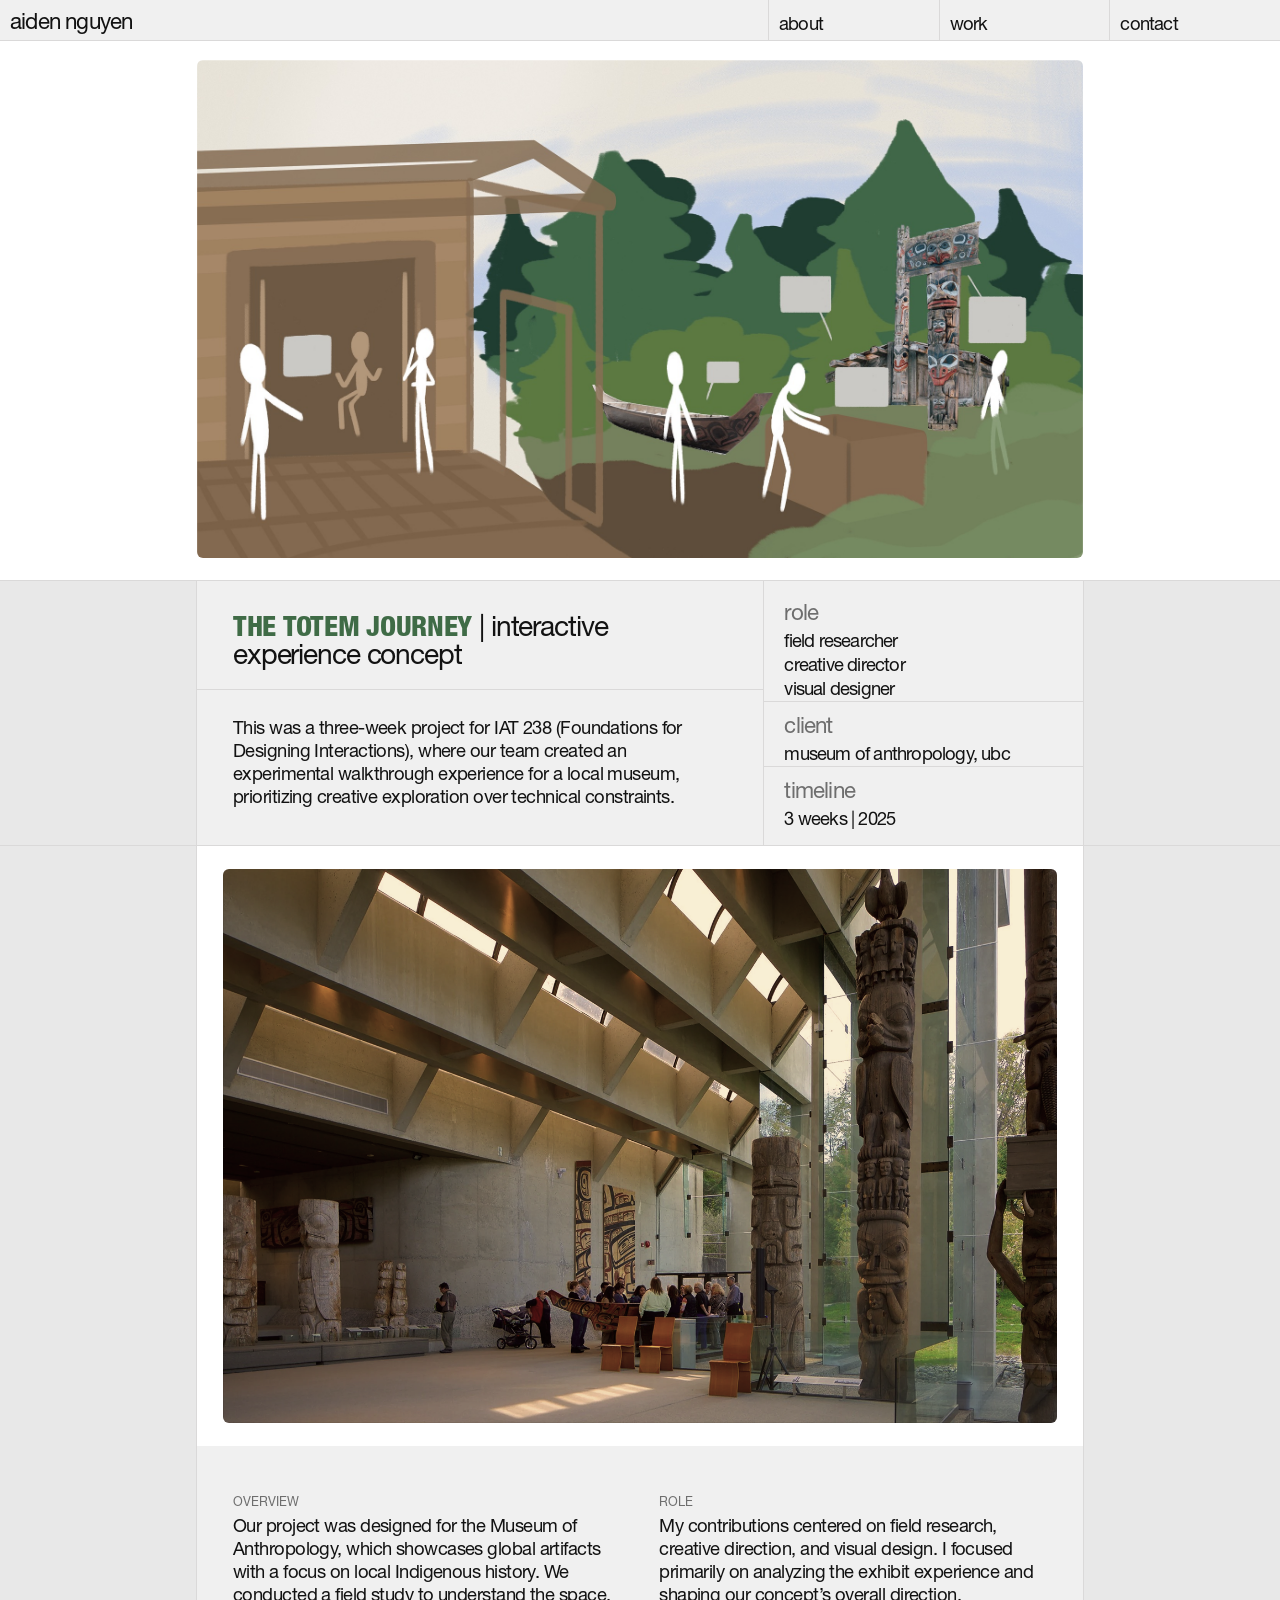
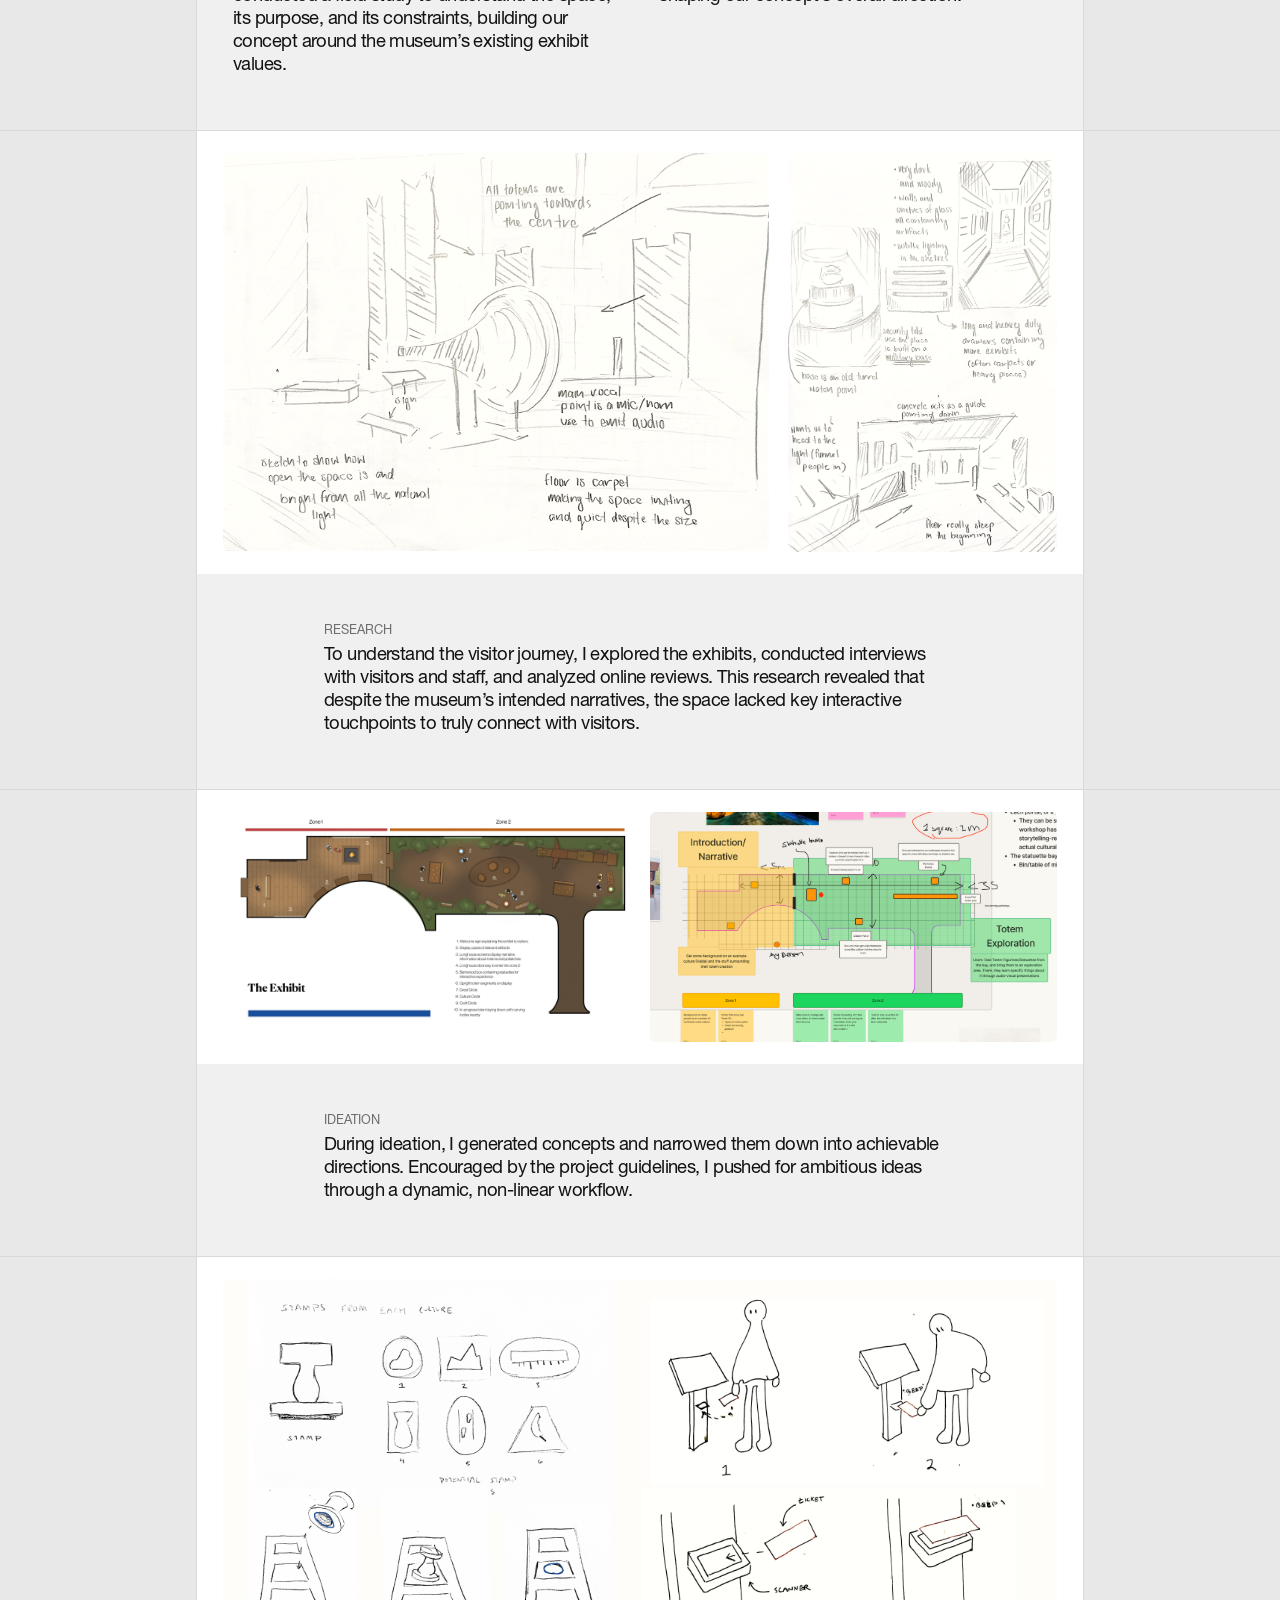
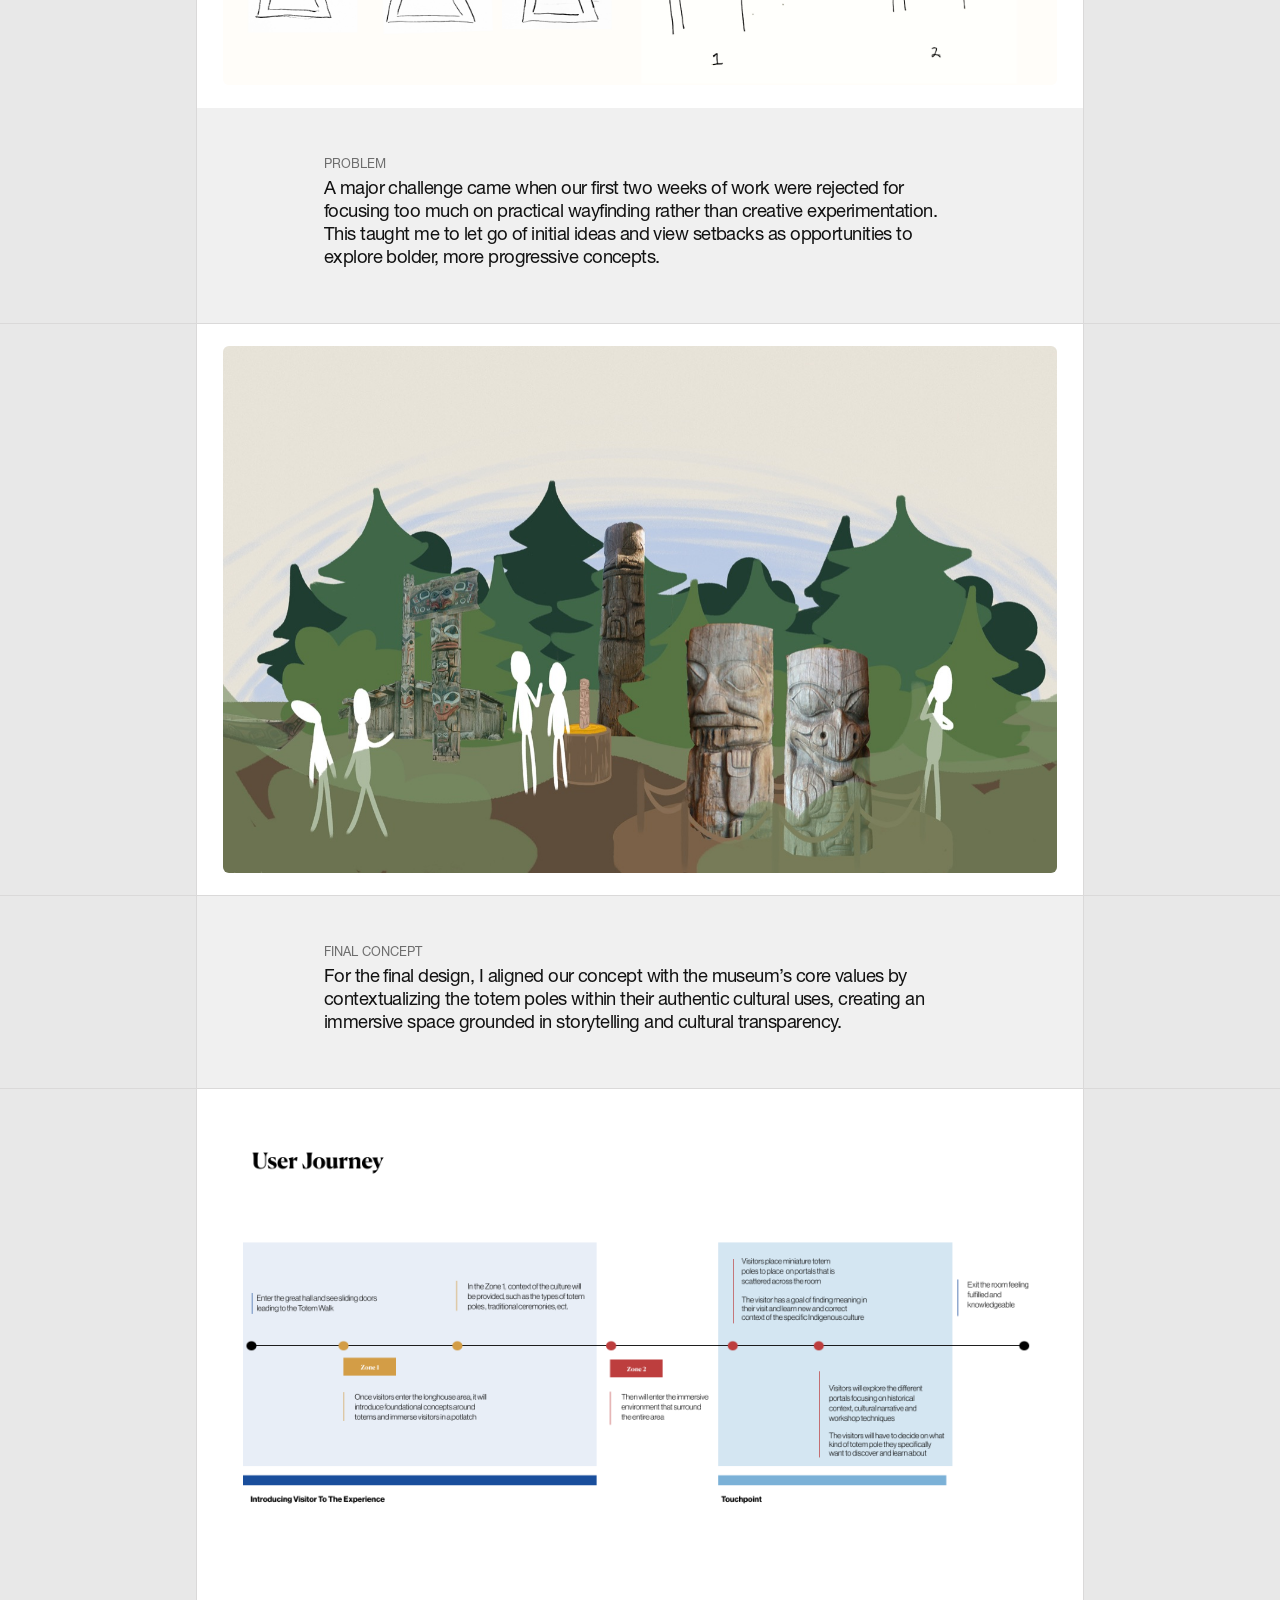
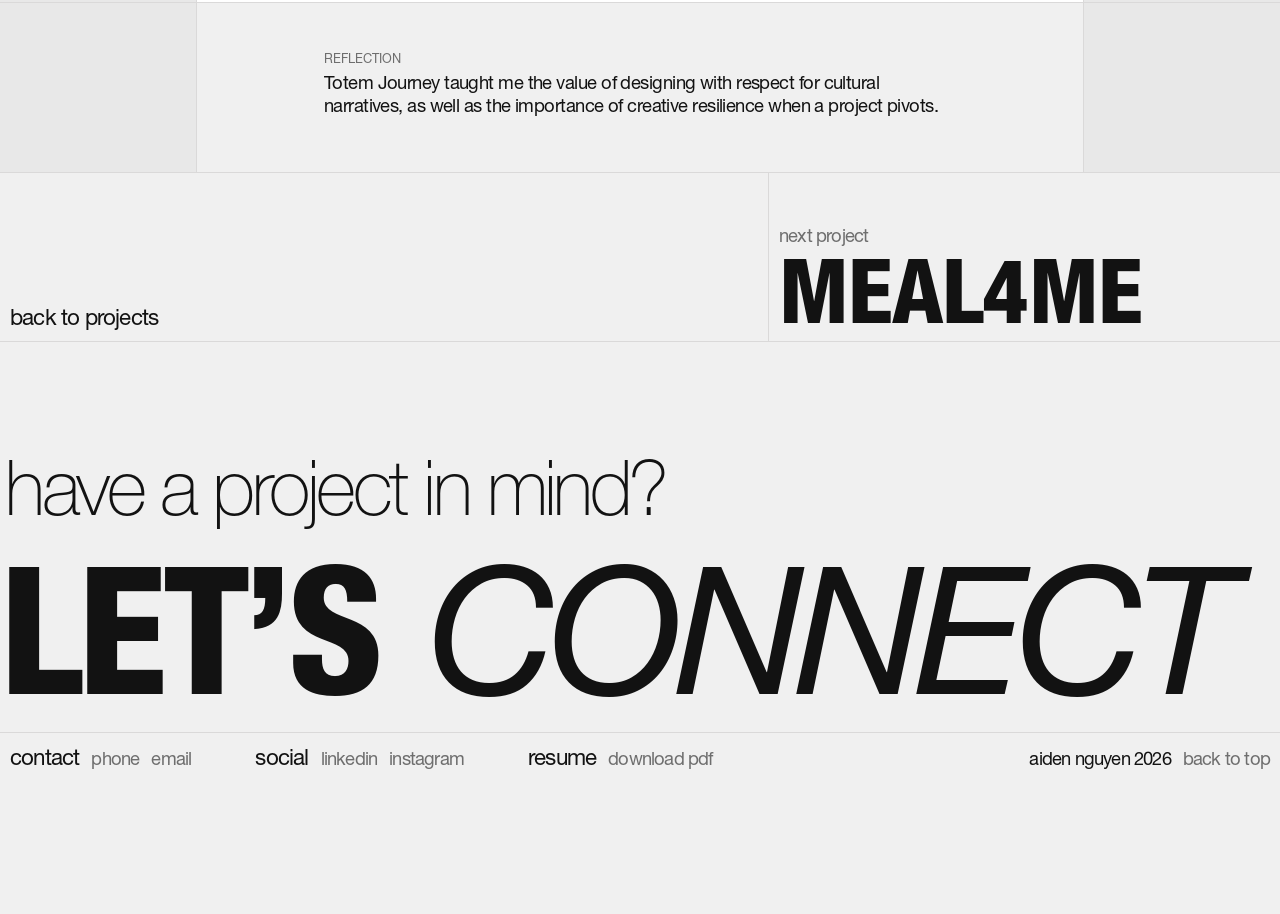
<file: totem-journey.html>
<!doctype html>
<html lang="en">

<head>
    <meta charset="utf-8">
    <meta name="viewport" content="width=device-width, initial-scale=1.0">
    <title>The Totem Journey | Aiden Nguyen</title>
    <link rel="stylesheet" href="css/normalize.css">
    <link rel="stylesheet" href="css/main.css">
    <link rel="stylesheet" href="css/animate.css">
    <link rel="stylesheet" href="css/font.css">
    <link rel="stylesheet" href="css/home.css">
    <link rel="stylesheet" href="css/project.css">
    <script src="js/clean-url.js"></script>
</head>

<body class="home project" id="top">

    <header class="site-header">
        <nav class="nav">
            <a href="index.html" class="nav-brand"><span class="nav-text">Aiden Nguyen</span></a>

            <button class="nav-toggle" id="navToggle" aria-label="Open menu" aria-expanded="false"
                aria-controls="navLinks">
                <span class="nav-toggle-bar"></span>
                <span class="nav-toggle-bar"></span>
                <span class="nav-toggle-bar"></span>
            </button>

            <ul class="nav-links" id="navLinks">
                <li><a href="about.html"><span class="nav-text">About</span></a></li>
                <li><a href="index.html#projects"><span class="nav-text">Work</span></a></li>
                <li><a href="#contact" class="nav-contact"><span class="nav-text">Contact</span></a></li>
            </ul>
        </nav>
    </header>

    <main>

        <figure class="sol-hero" data-line="bottom" data-curtain>
            <img src="img/totem.jpg" alt="Illustration of visitors walking from the museum entrance to a canoe and totem pole display">
        </figure>

        <section class="sol-intro" data-line="bottom">
            <div class="sol-gutter"></div>
            <div class="sol-intro-main">
                <h1 class="sol-title" data-line="bottom"><span class="sol-name is-green">THE TOTEM JOURNEY</span> | interactive experience concept</h1>
                <p>This was a three-week project for IAT 238 (Foundations for Designing Interactions), where our team
                    created an experimental walkthrough experience for a local museum, prioritizing creative
                    exploration over technical constraints.</p>
            </div>
            <dl class="sol-details">
                <dt>Role</dt>
                <dd>field researcher</dd>
                <dd>creative director</dd>
                <dd>visual designer</dd>
                <dt data-line="top">Client</dt>
                <dd>Museum of Anthropology, UBC</dd>
                <dt data-line="top">Timeline</dt>
                <dd>3 weeks | 2025</dd>
            </dl>
            <div class="sol-gutter"></div>
        </section>

        <section class="sol-split" data-line="bottom">
            <div class="sol-gutter"></div>
            <div class="sol-duo">
                <div class="sol-copy">
                    <h2>Overview</h2>
                    <p>Our project was designed for the Museum of Anthropology, which showcases global artifacts with a focus on local Indigenous history. We conducted a field study to understand the space, its purpose, and its constraints, building our concept around the museum’s existing exhibit values.</p>
                </div>
                <div class="sol-copy">
                    <h2>Role</h2>
                    <p>My contributions centered on field research, creative direction, and visual design. I focused primarily on analyzing the exhibit experience and shaping our concept’s overall direction.</p>
                </div>
            </div>
            <div class="sol-split-media">
                <figure>
                    <img src="img/totem/great-hall.png" alt="The Great Hall at the Museum of Anthropology, with Indigenous carvings and totem poles">
                </figure>
            </div>
            <div class="sol-gutter"></div>
        </section>
        <section class="sol-split" data-line="bottom">
            <div class="sol-gutter"></div>
            <div class="sol-copy">
                <h2>Research</h2>
                <p>To understand the visitor journey, I explored the exhibits, conducted interviews with visitors and staff, and analyzed online reviews. This research revealed that despite the museum’s intended narratives, the space lacked key interactive touchpoints to truly connect with visitors.</p>
            </div>
            <div class="sol-split-media is-row">
                <figure style="flex-grow: 1.372">
                    <img src="img/totem/sketch-exhibit.png" alt="Sketch of the main Indigenous exhibit noting the open, bright layout" loading="lazy">
                </figure>
                <figure style="flex-grow: 0.677">
                    <img src="img/totem/sketches.png" alt="Sketches of several exhibits around the museum with notes on how space guides visitors" loading="lazy">
                </figure>
            </div>
            <div class="sol-gutter"></div>
        </section>

        <section class="sol-split" data-line="bottom">
            <div class="sol-gutter"></div>
            <div class="sol-copy">
                <h2>Ideation</h2>
                <p>During ideation, I generated concepts and narrowed them down into achievable directions. Encouraged by the project guidelines, I pushed for ambitious ideas through a dynamic, non-linear workflow.</p>
            </div>
            <div class="sol-split-media">
                <figure>
                    <img src="img/totem-hover.jpg" alt="Floor plan of the exhibit with Zone 1 and Zone 2 and ten numbered touchpoints" loading="lazy">
                </figure>
                <figure>
                    <img src="img/totem/ideation-board.png" alt="Whiteboard of the exhibit layout with zones, portals and sticky notes" loading="lazy">
                </figure>
            </div>
            <div class="sol-gutter"></div>
        </section>

        <section class="sol-split" data-line="bottom">
            <div class="sol-gutter"></div>
            <div class="sol-copy">
                <h2>Problem</h2>
                <p>A major challenge came when our first two weeks of work were rejected for focusing too much on practical wayfinding rather than creative experimentation. This taught me to let go of initial ideas and view setbacks as opportunities to explore bolder, more progressive concepts.</p>
            </div>
            <div class="sol-split-media">
                <figure>
                    <img src="img/totem/early-concepts.png" alt="Early rejected concepts: stamps from each culture and a ticket scanner" loading="lazy">
                </figure>
            </div>
            <div class="sol-gutter"></div>
        </section>

        <section class="sol-imgband" data-line="bottom">
            <div class="sol-gutter"></div>
            <div class="sol-imgband-media">
                <img src="img/gallery/totem-scene.jpg" alt="Illustration of visitors among totem poles in a forest setting" loading="lazy">
            </div>
            <div class="sol-gutter"></div>
        </section>

        <section class="sol-block" data-line="bottom">
            <div class="sol-gutter"></div>
            <div class="sol-copy">
                <h2>Final Concept</h2>
                <p>For the final design, I aligned our concept with the museum’s core values by contextualizing the totem poles within their authentic cultural uses, creating an immersive space grounded in storytelling and cultural transparency.</p>
            </div>
            <div class="sol-gutter"></div>
        </section>

        <section class="sol-imgband" data-line="bottom">
            <div class="sol-gutter"></div>
            <div class="sol-imgband-media">
                <img src="img/totem/user-journey.png" alt="Final user journey across Zone 1 and Zone 2 with key touchpoints" loading="lazy">
            </div>
            <div class="sol-gutter"></div>
        </section>

        <section class="sol-block" data-line="bottom">
            <div class="sol-gutter"></div>
            <div class="sol-copy">
                <h2>Reflection</h2>
                <p>Totem Journey taught me the value of designing with respect for cultural narratives, as well as the importance of creative resilience when a project pivots.</p>
            </div>
            <div class="sol-gutter"></div>
        </section>

        <!-- back to the list, or on to the next project -->
        <nav class="case-nav" aria-label="More projects" data-line="bottom">
            <a href="index.html#projects" class="case-nav-back"><span class="nav-text">Back to projects</span></a>
            <a href="meal4me.html" class="case-nav-next">
                <span class="case-nav-label">Next project</span>
                <span class="case-nav-name">Meal4Me</span>
            </a>
        </nav>

    </main>

    <footer class="site-footer" id="contact">
        <h2 class="footer-title big-title" data-line="bottom">
            <span class="title-line footer-question title-thin">Have a project in mind?</span>
            <span class="title-line footer-connect title-fade"><span class="title-heavy">Let’s</span> <span class="title-italic">Connect</span></span>
        </h2>

        <div class="footer-bottom">
            <div class="footer-group">
                <h3>Contact</h3>
                <a href="tel:6047040245">Phone</a>
                <a href="mailto:aiden_nguyen@sfu.ca">Email</a>
            </div>
            <div class="footer-group">
                <h3>Social</h3>
                <a href="https://www.linkedin.com/in/aiden-nguyen-424a89329">LinkedIn</a>
                <a href="https://www.instagram.com/aiden.nguyyen/">Instagram</a>
            </div>
            <div class="footer-group">
                <h3>Resume</h3>
                <a href="resume/AidenNguyen_Resume.pdf" download>Download PDF</a>
            </div>
            <div class="footer-group">
                <p>Aiden Nguyen 2026</p>
                <a href="#top">Back to top</a>
            </div>
        </div>
    </footer>
    <script src="js/hero.js"></script>
    <script src="js/reveal.js"></script>
    <script src="js/cursor.js"></script>
    <script src="js/nav.js"></script>
</body>

</html>
</file>
<file: css/main.css>
/* for scroll https://developer.mozilla.org/en-US/docs/Web/CSS/Reference/Properties/scroll-behavior */
html {
    scroll-behavior: smooth;
}

/* shared springy curve: overshoots past the end then settles (same feel as the cursor) */
:root {
    --spring: cubic-bezier(0.34, 1.56, 0.64, 1);
}

/* style guide — color palette */
.palette {
    display: grid;
    grid-template-columns: repeat(auto-fit, minmax(8rem, 1fr));
    gap: 1rem;
    margin: 1.5rem 0;
}

.color-box {
    display: flex;
    align-items: flex-end;
    min-height: 8rem;
    padding: 1rem;
    border: .08rem solid #e5e5e5;
    border-radius: 0.25rem;
}

.color-box p {
    margin: 0;
    font-size: 0.85rem;
    background-color: rgba(255, 255, 255, 0.85);
    padding: 1rem;
    border-radius: 0.2rem;
}

/* the actual swatch colors */
.color-box.black      { background-color: #111111; }
.color-box.accent-blue { background-color: #2E6BE6; }
.color-box.grey       { background-color: #6E6E6E; }
.color-box.light-grey { background-color: #E5E5E5; }
.color-box.off-white  { background-color: #FAFAFA; }

/* style guide — muted in-text links */
.style-guide a {
    color: #6e6e6e;
    text-decoration: none;
    transition: color 0.15s ease;
}

.style-guide a:hover {
    color: #2380C2;
}

.style-img {
    display: grid;
    grid-template-columns: repeat(auto-fit, minmax(12rem, 1fr));
    gap: 1rem;
}

.style-img img {
    width: 100%;
    height: auto;
    border-radius: 0.25rem;
}

/* font weight */
body {
    font-family: "GeneralSans", sans-serif;
    font-weight: 400;
}

/* Bold */
h1 {
    font-weight: 500;
    margin: 0;
}

/* Semibold */
.site-header {
    border-bottom: .08rem solid #e5e5e5;
    background-color: #fafafa;
    position: sticky;
    top: 0;
    z-index: 100;
}

/* nav bar */
.nav {
    display: grid;
    grid-template-columns: 1fr auto;
    align-items: center;
}

.nav-brand {
    display: block;
    padding: 1rem 1rem 1rem 2rem;
    font-weight: 700;
    font-size: 1.1rem;
    color: #111111;
    text-decoration: none;
    transition: transform 0.4s var(--spring), background-color 0.15s ease-in-out, color 0.15s ease-in-out;
}

.nav-brand:hover {
    transform: scale(0.98);
    background-color: #d8d8d8;
    color: #2380C2;
}

.nav-links {
    display: grid;
    grid-template-columns: repeat(3, auto);
    list-style: none;
    margin: 0;
    padding: 0;
}

.nav-links a {
    display: block;
    padding: 1rem 2rem 1rem;
    background-color: #f5f5f5;
    color: #333333;
    text-decoration: none;
    transition: transform 0.4s var(--spring), background-color 0.15s ease-in-out, color 0.15s ease-in-out;
}

.nav-links a:hover {
    transform: scale(0.95);
    background-color: #d8d8d8;
    color: #2380C2;
}

/* Contact button slightly darker than the rest */
.nav-links .nav-contact {
    background-color: #ededed;
}

.hero-title {
    font-size: 10rem;
    line-height: 10rem;
}

/* hero page */
.hero {
    min-height: 100vh;
    display: flex;
    flex-direction: column;
    justify-content: center;
    align-items: center;
    gap: 3rem;
}

.hero-scroll {
    color: #333333;
    text-decoration: none;
}

.intro {
    display: grid;
    grid-template-columns: 1fr 1fr;
    align-items: center;
    gap: 4rem;
    padding: 4rem;
    max-width: 45rem;
    margin: 0 auto;
}

.intro-image img {
    width: 100%;
    height: 20rem;
    object-fit: contain;
}

/* projects */
.projects {
    /* max-width: 75rem; */
    margin: 0 auto;
    padding: 1rem;
    border-top: .08rem solid #e5e5e5;
    border-bottom: .08rem solid #e5e5e5;
    /* for the nav bar not to cover the sub title https://developer.mozilla.org/en-US/docs/Web/CSS/Reference/Properties/scroll-margin-top */
    scroll-margin-top: 6rem;
}

.section-title {
    margin-bottom: 2rem;
}

.project-grid {
    display: grid;
    grid-template-columns: 1fr 1fr;
    gap: 1rem;
}

.project-card {
    text-decoration: none;
    color: inherit;
    gap: 0rem;
}

.project-card img {
    width: 100%;
    object-fit: contain;
    background-color: #f0f0f0;
    transition: transform 0.4s var(--spring);
}

/* hover (and keyboard focus): image shrinks slightly inside its box */
.project-card:hover img,
.project-card:focus-visible img {
    transform: scale(0.97);
}

.project-name {
    margin-top: 1rem;
    margin-bottom: 0.25rem;
}

.project-meta {
    color: #6e6e6e;
}

/* footer */
.site-footer {
    max-width: 75rem;
    margin: 0 auto;
    padding: 6rem 4rem 4rem;
    color: #111111;
}

.footer-eyebrow {
    font-weight: 500;
    color: #6e6e6e;
    margin-bottom: 0.5rem;
}

/* how to do clamp https://developer.mozilla.org/en-US/docs/Web/CSS/Reference/Values/clamp */
.footer-title {
    font-weight: 600;
    font-size: clamp(3rem, 10vw, 7rem);
    line-height: 0.95;
    letter-spacing: -0.03em;
    margin: 0 0 3rem;
    color: #111111;
}

/* auto fit tutorial https://css-tricks.com/auto-sizing-columns-css-grid-auto-fill-vs-auto-fit/ */
.footer-cols {
    display: grid;
    grid-template-columns: repeat(auto-fit, minmax(6rem, 1fr));
    gap: 2rem;
    border-top: .08rem solid #e5e5e5;
    padding-top: 2.5rem;
}

.footer-col h3 {
    font-weight: 600;
    font-size: 0.8rem;
    letter-spacing: 0.08em;
    text-transform: uppercase;
    color: #6e6e6e;
    margin: 0 0 1rem;
}

.footer-col a {
    display: block;
    width: fit-content;
    font-size: 1.1rem;
    color: #111111;
    text-decoration: none;
    margin-bottom: 0.6rem;
    transition: color 0.15s ease;
}

.footer-col a:hover {
    color: #2380C2;
}

/* project app webpage */
.project-hero-sol {
    background-color: #ede4e0;
    padding: 3rem;
}

.project-hero-meal {
    background-color: #FAF5F1;
    padding: 3rem;
}

.sol-body {
    background-color: #FFF9F5;
}

.meal4me-body {
    background-color: #FFFFFF;
}

.screen-row {
    display: grid;
    grid-template-columns: repeat(4, 1fr);
    gap: 1.5rem;
    max-width: 55rem;
    margin: 0 auto;
}

.screen-row img {
    width: 100%;
    height: auto;
    object-fit: contain;
}

/* title and details*/
.project-intro {
    display: grid;
    grid-template-columns: 2fr 1fr;
    gap: 4rem;
    max-width: 75rem;
    margin: 0 auto;
    padding: 4rem;
}

/* LEFT COLUMN — title, subtitle, brief */
.project-title {
    all: revert;
    font-size: 2.5rem;
    font-weight: 700;
    margin: 0 0 1rem;
}

.project-subtitle {
    font-size: 1.4rem;
    color: #444444;
    margin: 0 0 2rem;
}

.project-lead {
    line-height: 1.6;
}

/* RIGHT COLUMN — role, timeline, tools */
.project-details {
    display: grid;
    gap: 2rem;
    align-content: start;
}

.detail-block h2 {
    font-weight: 700;
    font-size: 1rem;
    margin: 0 0 0.5rem;
}

.detail-block p {
    color: #444444;
    margin: 0 0 0.25rem;
}

/*concept */
.case-study {
    max-width: 75rem;
    margin: 0 auto;
    padding: 0 4rem;

}

.concept-row {
    display: grid;
    grid-template-columns: 2fr 1fr;
    gap: 2rem;
}

.concept-row-meal {
    display: grid;
    grid-template-columns: 2fr 1fr;
    gap: 2rem;
}

.meal-concept-image {
    width: 100%;
    height: auto;
}

.concept-icons {
    display: grid;
    grid-template-columns: 1fr 1fr;
    justify-content: center;
    gap: 1rem;
}

.concept-icons img {
    width: 100%;
    height: auto;
}

.case-section {
    border-top: .1rem solid #e5e5e5;
    padding: 4rem 0;
}

/* small uppercase label */
.case-eyebrow {
    font-size: 0.8rem;
    letter-spacing: 0.1em;
    text-transform: uppercase;
    color: #6e6e6e;
    margin: 0 0 1rem;
}

/* bold section headline */
.case-headline {
    font-size: 1.8rem;
    font-weight: 700;
    line-height: 1.2;
    margin: 0 0 1.5rem;
}

.case-subhead {
    font-weight: 650;
}

.case-body {
    font-size: 0.95rem;
    line-height: 1.7;
    margin: 0 0 2.5rem;
}

/* full-width section image */
.case-image {
    width: 100%;
    height: auto;
    object-fit: contain;
}

.problem-row {
    display: grid;
    grid-template-columns: 1fr 1fr;
    gap: 3rem;
}

.problem-row img {
    width: 100%;
    height: auto;
}


.project-nav-footer {
    display: flex;
    justify-content: space-between;
    max-width: 75rem;
    margin: 0 auto;
    padding: 3rem 4rem;
    border-top: .08rem solid #e5e5e5;
}

.project-nav-footer a {
    font-weight: 600;
    color: #111111;
    text-decoration: none;
    transition: color 0.15s ease;
}

.project-nav-footer a:hover {
    color: #2380C2;
}

/* about page */
.accent {
    color: #2380C2;
}

.accent-sol {
    color: #F27330;
}

.accent-meal {
    color: #597A5A;
}


.about-body {
    background-color: #FFFFFF;
}

/* photo + bio two-column */
.about-intro {
    display: grid;
    grid-template-columns: 1fr 1fr;
    gap: 4rem;
    align-items: center;
    max-width: 75rem;
    margin: 0 auto;
    padding: 5rem 4rem;
}

.about-photo img {
    width: 100%;
    height: auto;
    object-fit: cover;
}

.about-eyebrow {
    font-size: 0.8rem;
    letter-spacing: 0.1em;
    text-transform: uppercase;
    color: #6e6e6e;
    margin: 0 0 1rem;
}

.about-title {
    font-size: 3rem;
    font-weight: 700;
    line-height: 1.1;
    margin: 0 0 2rem;
}

.about-body p,
.about-text .about-body {
    line-height: 1.7;
    margin: 0 0 1.5rem;
}

/* gallery */
.about-gallery {
    max-width: 75rem;
    margin: 0 auto;
    padding: 2rem 4rem 5rem;
}

.gallery-grid {
    display: grid;
    grid-template-columns: repeat(3, 1fr);
    gap: 1.5rem;
}

.gallery-grid img {
    width: 100%;
    aspect-ratio: 1 / 1;
    object-fit: cover;
}

.nav-toggle {
    display: none;
    grid-column: 2;
    background: none;
    border: none;
    cursor: pointer;
    padding: 1rem 2rem;
    flex-direction: column;
    gap: 0.35rem;
}

/* The three bars */
.nav-toggle-bar {
    display: block;
    width: 1.6rem;
    height: 0.15rem;
    background-color: #333333;
    transition: transform 0.45s var(--spring), opacity 0.3s ease-in-out;
}

@media (max-width : 61rem) {
    .hero-title {
        font-size: 14vw;
        line-height: 14vw;
        min-width: 1rem;
    }
}

/* nav java animation */
@media (max-width: 35rem) {

    /* Show the hamburger button */
    .nav-toggle {
        display: flex;
    }

    /* Stack the links vertically and hide them by default */
    .nav-links {
        grid-column: 1 / -1;
        /* span full width below the brand */
        grid-template-columns: 1fr;
        /* one column = stacked */
        display: none;
    }

    /* When JS adds .open, reveal the stacked links */
    .nav-links.open {
        display: grid;
    }

    /* Make each link full-width and centered in the stack */
    .nav-links a {
        padding: 1rem 2rem;
        text-align: center;
        border-top: .08rem solid #e5e5e5;
    }

    /* Animate the bars into an X when menu is open */
    .nav-toggle.open .nav-toggle-bar:nth-child(1) {
        transform: translateY(0.5rem) rotate(45deg);
    }

    .nav-toggle.open .nav-toggle-bar:nth-child(2) {
        opacity: 0;
    }

    .nav-toggle.open .nav-toggle-bar:nth-child(3) {
        transform: translateY(-0.5rem) rotate(-45deg);
    }
}

@media (max-width: 35rem) {
    .intro {
        gap: 0rem;
        padding: 1rem;
        grid-template-columns: 1fr;
        gap: 2rem;
    }

    .intro-image {
        order: -1;
    }

    .site-footer {
        padding: 1rem;
    }

    .footer-cols {
        display: grid;
        gap: 1rem;
        padding-top: 1rem;

    }

    .project-nav-footer {
        padding: 1rem;
    }

}

@media (max-width: 55rem) {

    .project-grid {
        display: grid;
        grid-template-columns: 1fr;
        gap: 1rem;
    }
}

@media (max-width: 53rem) {
    .about-intro {
        grid-template-columns: 1fr;
        gap: 1rem;
    }

    .gallery-grid {
        grid-template-columns: 1fr 1fr;
        gap: 1rem;
    }
}

@media (max-width: 31rem) {
    .gallery-grid {
        grid-template-columns: 1fr;
        gap: 1rem;
    }
}

/* sol page */
@media (max-width: 45rem) {



    .screen-row {
        grid-template-columns: repeat(4, 1fr);
        gap: 1rem;
        margin: 0;
    }

    .project-intro {
        grid-template-columns: 1fr;
        gap: 1rem;
        padding: 1rem;
    }

    .project-details {
        grid-template-columns: repeat(auto-fit, minmax(6rem, 1fr));
    }

    .case-study {
        margin: 0 auto;
        padding: 1rem;

    }
}

@media (max-width: 38rem) {
    .project-hero-sol {
        padding: 1rem;
    }
}

@media (max-width: 64rem) {

    .concept-icons {
        grid-template-columns: 1fr;
        gap: 1rem;
        padding: 0rem;
        justify-content: center;
    }

    .concept-icons img {
        width: 50%;
        height: auto;
    }

    .problem-row {
        grid-template-columns: 1fr;
        gap: 1rem;
    }

    .problem-row img {
        order: -1;
    }



}

@media (max-width: 55rem) {

    .concept-row {
        grid-template-columns: 1fr;
        gap: 1.5rem;
    }

    .concept-icons {
        order: -1;
        grid-template-columns: 1fr 1fr;
        padding: 0rem 2rem;
        gap: 1rem;
    }

    .concept-icons img {
        width: 100%;
        height: auto;
    }

    .concept-row-meal {
        grid-template-columns: 1fr;
        gap: 1rem;
    }

    .concept-row-meal img {
        order: -1;
    }

}
/* custom cursor (element added by js/cursor.js) */
.has-custom-cursor,
.has-custom-cursor * {
    cursor: none;
}

.cursor {
    position: fixed;
    top: 0;
    left: 0;
    z-index: 1000;
    pointer-events: none;
    opacity: 0;
    transition: opacity 0.3s ease-in-out;
    /* inverts whatever is underneath: dark on the light page, light over images and black text */
    mix-blend-mode: difference;
}

.cursor.is-visible {
    opacity: 1;
}

/* the dot is centred on the mouse point, the outer .cursor handles position */
.cursor-dot {
    display: block;
    width: 1.25rem;
    height: 1.25rem;
    margin: -0.625rem 0 0 -0.625rem;
    border-radius: 50%;
    /* white + difference blend (above) = the opposite of the colour behind it */
    background-color: #ffffff;
    /* the size curve overshoots past 1 then settles, giving the springy bounce */
    transition: transform 0.45s var(--spring), opacity 0.3s ease-in-out;
}

/* grows while the mouse button is held down */
.cursor.is-down .cursor-dot {
    transform: scale(1.4);
}

@media (prefers-reduced-motion: reduce) {
    .cursor,
    .cursor-dot {
        transition: none;
    }
}
</file>
<file: css/font.css>
/* General Sans font family */

@font-face {
    font-family: "GeneralSans";
    src: url("fonts/GeneralSans-Light.woff2") format("woff2");
    font-weight: 300;
    font-style: normal;
}

@font-face {
    font-family: "GeneralSans";
    src: url("fonts/GeneralSans-LightItalic.woff2") format("woff2");
    font-weight: 300;
    font-style: italic;
}

@font-face {
    font-family: "GeneralSans";
    src: url("fonts/GeneralSans-Regular.woff2") format("woff2");
    font-weight: 400;
    font-style: normal;
}

@font-face {
    font-family: "GeneralSans";
    src: url("fonts/GeneralSans-Medium.woff2") format("woff2");
    font-weight: 500;
    font-style: normal;
}

@font-face {
    font-family: "GeneralSans";
    src: url("fonts/GeneralSans-Semibold.woff2") format("woff2");
    font-weight: 600;
    font-style: normal;
}

@font-face {
    font-family: "GeneralSans";
    src: url("fonts/GeneralSans-SemiboldItalic.woff2") format("woff2");
    font-weight: 600;
    font-style: italic;
}

@font-face {
    font-family: "GeneralSans";
    src: url("fonts/GeneralSans-Bold.woff2") format("woff2");
    font-weight: 700;
    font-style: normal;
}

@font-face {
    font-family: "GeneralSans";
    src: url("fonts/GeneralSans-BoldItalic.woff2") format("woff2");
    font-weight: 700;
    font-style: italic;
}

/* Variable font — covers the full weight range in one file */
@font-face {
    font-family: "GeneralSans-Variable";
    src: url("fonts/GeneralSans-Variable.woff2") format("woff2-variations");
    font-weight: 200 700;
    font-style: normal;
}
/* Helvetica Neue (homepage redesign) */

@font-face {
    font-family: "HelveticaNeue";
    src: url("fonts/HelveticaNeue-Thin.otf") format("opentype");
    font-weight: 100;
    font-style: normal;
    font-display: swap;
}

@font-face {
    font-family: "HelveticaNeue";
    src: url("fonts/HelveticaNeue-Roman.otf") format("opentype");
    font-weight: 400;
    font-style: normal;
    font-display: swap;
}

@font-face {
    font-family: "HelveticaNeue";
    src: url("fonts/HelveticaNeueItalic.ttf") format("truetype");
    font-weight: 400;
    font-style: italic;
    font-display: swap;
}

@font-face {
    font-family: "HelveticaNeue";
    src: url("fonts/HelveticaNeue-Medium.otf") format("opentype");
    font-weight: 500;
    font-style: normal;
    font-display: swap;
}

/* heavy condensed is its own family since it's a different width */
@font-face {
    font-family: "HelveticaNeue-HeavyCond";
    src: url("fonts/HelveticaNeue-HeavyCond.otf") format("opentype");
    font-weight: 800;
    font-style: normal;
    font-display: swap;
}

/* Sol case study fonts */
@font-face {
    font-family: "Tanker";
    src: url("fonts/Tanker-Regular.ttf") format("truetype");
    font-weight: 400;
    font-style: normal;
}

@font-face {
    font-family: "Satoshi";
    src: url("fonts/Satoshi_Complete/Fonts/WEB/fonts/Satoshi-Regular.woff2") format("woff2");
    font-weight: 400;
    font-style: normal;
}

@font-face {
    font-family: "Satoshi";
    src: url("fonts/Satoshi_Complete/Fonts/WEB/fonts/Satoshi-Bold.ttf") format("truetype");
    font-weight: 700;
    font-style: normal;
}
</file>
<file: css/home.css>
/* homepage redesign: grey page, thin black grid lines, Helvetica Neue
   loaded after main.css on index.html only, everything scoped to body.home */

.home {
    --ink: #121212;
    --page: #f0f0f0;
    --muted: #6e6e6e;
    --line-colour: #DAD9D9;
    --line: 1px solid var(--line-colour);
    /* the nav's left column (902px of 1512 in the mockup) */
    --split: 60%;
    --nav-height: 41px;
    --ui-text: 1.15rem;

    background-color: var(--page);
    color: var(--ink);
    font-family: "HelveticaNeue", "Helvetica Neue", Helvetica, Arial, sans-serif;
    letter-spacing: -0.05em;
}

/* everything on the homepage is lowercase except the display titles and the event names */
.home .nav,
.home .hero-scroll,
.home .section-title,
.home .project-name,
.home .site-footer {
    text-transform: lowercase;
}

/* ---------- nav: a grey bar split into cells by the grid lines ---------- */
.home .site-header {
    background-color: var(--page);
    border-bottom: var(--line);
}

.home .nav {
    grid-template-columns: var(--split) 1fr;
    align-items: stretch;
    height: calc(var(--nav-height) - 1px);
}

.home .nav-brand,
.home .nav-links a {
    display: flex;
    align-items: flex-end;
    margin: 0;
    padding: 0 10px 8px;
    background-color: var(--page);
    color: var(--ink);
    font-weight: 400;
    line-height: 1;
    text-decoration: none;
    transition: background-color 0.25s ease-in-out;
}

.home .nav-brand {
    font-size: 1.4rem;
}

.home .nav-links {
    grid-template-columns: repeat(3, 1fr);
}

.home .nav-links li {
    display: flex;
    border-left: var(--line);
}

.home .nav-links a {
    flex: 1;
    font-size: var(--ui-text);
}

/* hover: same as the project boxes, the cell lights up from grey to white
   (it stays full size so the white fills the cell edge to edge) */
.home .nav-brand:hover,
.home .nav-links a:hover {
    transform: none;
    background-color: #ffffff;
    color: var(--ink);
}

/* while the text inside shrinks ever so slightly, towards its bottom-left corner */
.home .nav-text {
    display: inline-block;
    transform-origin: left bottom;
    transition: transform 0.4s var(--spring);
}

.home .nav-brand:hover .nav-text,
.home .nav-links a:hover .nav-text {
    transform: scale(0.95);
}

/* ---------- display titles (hero + footer) ---------- */
.home .big-title {
    margin: 0;
    font-weight: 400;
    text-transform: uppercase;
    letter-spacing: -0.01em;
}

.home .title-line {
    display: block;
    white-space: nowrap;
}

.home .title-heavy {
    font-family: "HelveticaNeue-HeavyCond", "Helvetica Neue", sans-serif;
    font-weight: 800;
}

.home .title-thin {
    font-weight: 100;
}

.home .title-italic {
    font-style: italic;
}

/* ---------- hero ---------- */
.home .hero {
    box-sizing: border-box;
    min-height: calc(100vh - var(--nav-height));
    display: flex;
    flex-direction: column;
    justify-content: flex-end;
    align-items: stretch;
    gap: 0;
    padding: 0 0 1.8vw;
}

/* sits centred under the title, still bobbing */
.home .hero-scroll {
    align-self: center;
    margin: 1.2vw 0 0;
    font-style: italic;
    font-size: var(--ui-text);
    color: var(--muted);
}

.home .hero-title {
    font-size: 1rem;
    line-height: 0.8;
}

/* sized in vw so each line spans the full width at any screen size */
.home .hero-title .title-line-1 {
    font-size: 20.5vw;
    /* tight tracking so the line spans the page edge to edge, like the mockup */
    letter-spacing: -0.045em;
    padding-left: 0.3vw;
}

.home .hero-title .title-line-2 {
    font-size: 14.4vw;
    letter-spacing: -0.034em;
    margin-top: 1.9vw;
}

/* ---------- projects ---------- */
.home .projects {
    margin: 0;
    padding: 0;
    border-top: none;
    scroll-margin-top: var(--nav-height);
}

/* "recent projects" gets the nav brand treatment: a white cell, same size text,
   sitting in the bottom left corner */
.home .section-title {
    display: flex;
    align-items: flex-end;
    justify-content: flex-start;
    width: 19.8%;
    min-width: max-content;
    height: calc(var(--nav-height) - 1px);
    margin: 0;
    padding: 0 10px 8px;
    box-sizing: border-box;
    border-right: var(--line);
    background-color: #ffffff;
    font-size: 1.4rem;
    font-weight: 400;
    line-height: 1;
}

.home .project-grid {
    grid-template-columns: 1fr 1fr;
    gap: 0;
}

.home .project-card {
    display: block;
    padding: 0.3rem 0.45rem 1rem 0.5rem;
    background-color: var(--page);
    transition: background-color 0.25s ease-in-out;
}

/* right-hand column gets the divider; every row after the first gets a top line */
.home .project-card:nth-child(even) {
    border-left: var(--line);
}

.home .project-card:nth-child(n+3) {
    border-top: var(--line);
}

/* hover: the cell lights up white (like the nav boxes) while the content shrinks */
.home .project-card:hover,
.home .project-card:focus-visible {
    background-color: #ffffff;
}

.home .project-card img {
    display: block;
    /* curtain reveal (js/reveal.js): clip from the bottom up to hide, then open top to bottom */
    clip-path: inset(0 0 0 0);
    transition: transform 0.4s var(--spring),
        clip-path 0.9s cubic-bezier(0.65, 0, 0.35, 1) var(--curtain-delay, 0s);
}

.home .project-card img.is-curtained {
    clip-path: inset(0 0 100% 0);
}

/* optional second image (or video) that fades in over the first on hover */
.home .project-media {
    position: relative;
}

.home .project-card .project-hover-img {
    display: block;
    position: absolute;
    inset: 0;
    width: 100%;
    height: 100%;
    object-fit: cover;
    opacity: 0;
    transition: opacity 0.35s ease-in-out;
}

.home .project-card:hover .project-hover-img,
.home .project-card:focus-visible .project-hover-img {
    opacity: 1;
}

/* image and text shrink together as one group on hover */
.home .project-card-inner {
    transition: transform 0.4s var(--spring);
}

.home .project-card:hover .project-card-inner,
.home .project-card:focus-visible .project-card-inner {
    transform: scale(0.97);
}

/* the group shrinks instead, so the image doesn't shrink on its own */
.home .project-card:hover img,
.home .project-card:focus-visible img {
    transform: none;
}

.home .project-name,
.home .project-meta {
    /* no inset: lines up with the image's left edge */
    padding: 0;
    font-size: var(--ui-text);
    font-weight: 400;
    line-height: 1.1;
}

.home .project-name {
    margin: 1.6rem 0 0.35rem;
}

.home .project-meta {
    margin: 0;
    color: var(--muted);
}

/* ---------- footer: big question + title, then one row of links ---------- */
.home .site-footer {
    max-width: none;
    margin: 0;
    padding: 0 0 9rem;
    color: var(--ink);
}

.home .footer-title {
    padding: 9vw 0 2.6vw;
    line-height: 0.8;
    color: var(--ink);
}

.home .footer-question {
    font-size: 6vw;
    letter-spacing: -0.046em;
    text-transform: lowercase;
    padding-left: 0.4vw;
}

.home .footer-connect {
    /* a touch smaller than full width so it stops short of the right edge */
    font-size: 13.9vw;
    margin-top: 3vw;
}

/* tracking split so the heavy letters don't touch; the italic takes up the difference */
.home .footer-connect .title-heavy {
    letter-spacing: -0.02em;
}

.home .footer-connect .title-italic {
    letter-spacing: -0.045em;
}

/* one line: contact, social, resume sit together on the left with the same
   gap between each group, the credit sits on the right; labels in black, links in grey */
.home .footer-bottom {
    display: flex;
    align-items: baseline;
    gap: 4rem;
    padding: 0.7rem 10px 0;
}

/* inside a group the label and its links stay close together */
.home .footer-group {
    display: flex;
    flex-wrap: wrap;
    align-items: baseline;
    gap: 0.3rem 0.75rem;
    /* each group stays on one line */
    flex-shrink: 0;
    white-space: nowrap;
}

.home .footer-group:last-child {
    margin-left: auto;
}

/* too narrow for one row: back to a grid of groups, label then its links */
@media (max-width: 64rem) {
    .home .footer-bottom {
        display: grid;
        grid-template-columns: 1fr 1fr;
        row-gap: 1rem;
    }

    .home .footer-group {
        padding-right: 2rem;
    }

    .home .footer-group:last-child {
        margin-left: 0;
    }
}

.home .footer-group h3 {
    margin: 0;
    color: var(--ink);
    font-size: 1.4rem;
    font-weight: 400;
    letter-spacing: inherit;
    text-transform: lowercase;
}

.home .footer-group p {
    margin: 0;
    color: var(--ink);
    font-size: var(--ui-text);
}

.home .footer-group a {
    color: var(--muted);
    font-size: var(--ui-text);
    text-decoration: none;
    transition: color 0.15s ease-in-out;
}

.home .footer-group a:hover {
    color: var(--ink);
    text-decoration: underline;
    text-decoration-thickness: 1px;
    text-underline-offset: 0.2em;
}

/* ---------- horizontal lines draw in left to right (js/reveal.js) ---------- */
/* data-line="top" / "bottom" marks which edge gets the line */
.home [data-line] {
    position: relative;
}

.home [data-line]::after {
    content: "";
    position: absolute;
    left: 0;
    right: 0;
    height: 1px;
    background-color: var(--line-colour);
    transform-origin: left center;
    transition: transform 1.8s cubic-bezier(0.65, 0, 0.35, 1);
    pointer-events: none;
}

.home [data-line="bottom"]::after {
    bottom: 0;
}

.home [data-line="top"]::after {
    top: 0;
}

/* hidden until scrolled to; without JS the class is never added, so the lines just show */
.home [data-line].line-waiting::after {
    transform: scaleX(0);
}

/* ---------- tablet: projects stack ---------- */
@media (max-width: 55rem) {
    .home .project-grid {
        grid-template-columns: 1fr;
        gap: 0;
    }

    .home .project-card + .project-card {
        border-left: none;
        border-top: var(--line);
    }

}

/* ---------- phone: hamburger menu ---------- */
@media (max-width: 35rem) {
    .home .nav {
        grid-template-columns: 1fr auto;
        height: auto;
    }

    .home .nav-brand {
        height: calc(var(--nav-height) - 1px);
    }

    .home .nav-toggle {
        padding: 0 1.25rem;
        border-left: var(--line);
        justify-content: center;
    }

    /* open menu: the three links sit in a row of cells below the brand */
    .home .nav-links li {
        border-top: var(--line);
    }

    .home .nav-links li:first-child {
        border-left: none;
    }

    .home .nav-links a {
        height: 2.75rem;
        padding: 0;
        text-align: left;
        border-top: none;
    }

    /* title sits at the top under the nav instead of filling the screen */
    .home .hero {
        min-height: 0;
        justify-content: flex-start;
        padding: 1.5rem 0 1.25rem;
    }

    .home .section-title {
        width: auto;
        border-right: none;
    }

    .home .footer-bottom {
        grid-template-columns: 1fr;
    }
}

/* project images: very slightly rounded corners (clips the hover image/video too) */
.home .project-media {
    overflow: hidden;
    border-radius: 6px;
}
</file>
<file: css/about.css>
/* about page: builds on home.css (nav, footer, grid lines, titles),
   loaded after it on about.html only, everything scoped to body.about */

/* ---------- intro: name + bio on the left, portrait on the right ---------- */
.about .about-hero {
    display: grid;
    /* same split as the nav, so the portrait lines up under the nav links */
    grid-template-columns: var(--split) 1fr;
}

.about .about-hero-text {
    padding-bottom: 8vw;
}

.about .about-title {
    font-size: 1rem;
    line-height: 0.8;
    padding: 2.4vw 0 0.6vw;
}

/* "hey, i'm" stays lowercase, only the name is in caps */
.about .about-hello {
    font-size: 6.6vw;
    letter-spacing: -0.05em;
    text-transform: lowercase;
    padding-left: 2.8vw;
}

/* sized in vw so the name fills the left column at any screen size */
.about .about-name {
    font-size: 23.6vw;
    letter-spacing: -0.02em;
    margin-top: 0.8vw;
    padding-left: 0.6vw;
}

.about .about-bio {
    max-width: 52rem;
    padding: 4.4vw 2.8vw 0;
}

.about .about-bio p {
    margin: 0 0 1.4em;
    font-size: var(--ui-text);
    line-height: 1.2;
    letter-spacing: -0.03em;
}

.about .about-bio p:last-child {
    margin-bottom: 0;
}

/* the portrait sits at the bottom of its column, flush with the line below */
.about .about-portrait {
    display: flex;
    align-items: flex-end;
    border-left: var(--line);
}

.about .about-portrait-media {
    position: relative;
    width: 100%;
}

.about .about-portrait img {
    display: block;
    width: 100%;
    height: auto;
}

/* hover: a second photo fades in over the first, same as the project cards */
.about .about-portrait .about-portrait-hover {
    position: absolute;
    inset: 0;
    height: 100%;
    /* the photo is taller than the portrait, so trim the sky off the top instead of squashing it */
    object-fit: cover;
    object-position: center bottom;
    opacity: 0;
    transition: opacity 0.35s ease-in-out;
}

.about .about-portrait-media:hover .about-portrait-hover {
    opacity: 1;
}

/* ---------- gallery: three columns, each image keeps its own shape ---------- */
.about .gallery {
    scroll-margin-top: var(--nav-height);
}

.about .gallery-columns {
    display: grid;
    grid-template-columns: repeat(3, 1fr);
    align-items: start;
    /* gaps match the margin around the edge, so the images read as one wall */
    --gallery-gap: 0.5rem;
    gap: var(--gallery-gap);
    padding: var(--gallery-gap);
}

.about .gallery-col {
    display: flex;
    flex-direction: column;
    gap: var(--gallery-gap);
}

/* each image is a button that opens the lightbox (js/gallery.js) */
.about .gallery-item {
    display: block;
    width: 100%;
    margin: 0;
    padding: 0;
    border: none;
    background: none;
    transition: transform 0.4s var(--spring);
}

/* hover: shrinks like the project cards, just much less */
.about .gallery-item:hover,
.about .gallery-item:focus-visible {
    transform: scale(0.985);
}

.about .gallery-item:focus-visible {
    outline: 1px solid var(--ink);
    outline-offset: 4px;
}

.about .gallery-col img {
    display: block;
    width: 100%;
    height: auto;
}

/* ---------- lightbox: clicked image centred over a darkened page ---------- */
/* no scrolling the page behind it while it's open */
html:has(.lightbox[open]) {
    overflow: hidden;
}

.about .lightbox {
    box-sizing: border-box;
    width: 100vw;
    height: 100vh;
    max-width: none;
    max-height: none;
    margin: 0;
    padding: 4vh 4vw;
    border: none;
    background-color: rgba(18, 18, 18, 0.85);
    /* the dialog takes focus when it opens, no need for a ring around the whole screen */
    outline: none;
}

.about .lightbox::backdrop {
    background: transparent;
}

.about .lightbox[open] {
    display: flex;
    align-items: center;
    justify-content: center;
    animation: lightbox-fade 0.3s ease-in-out both;
}

.about .lightbox img {
    display: block;
    max-width: 100%;
    max-height: 100%;
    object-fit: contain;
    animation: lightbox-grow 0.3s var(--spring) both;
}

/* wide images: smaller than full width so they sit more like the tall ones */
.about .lightbox.is-landscape img {
    max-width: min(100%, 62vw);
}

/* closing: fades out and shrinks back down (js waits for this before closing) */
.about .lightbox.is-closing {
    animation: lightbox-fade-out 0.25s ease-in-out both;
}

.about .lightbox.is-closing img {
    animation: lightbox-shrink 0.25s ease-in-out both;
}

@keyframes lightbox-fade {
    from {
        opacity: 0;
    }

    to {
        opacity: 1;
    }
}

@keyframes lightbox-grow {
    from {
        transform: scale(0.94);
    }

    to {
        transform: scale(1);
    }
}

@keyframes lightbox-fade-out {
    from {
        opacity: 1;
    }

    to {
        opacity: 0;
    }
}

@keyframes lightbox-shrink {
    from {
        transform: scale(1);
    }

    to {
        transform: scale(0.94);
    }
}

@media (prefers-reduced-motion: reduce) {
    .about .gallery-item {
        transition: none;
    }

    .about .lightbox[open],
    .about .lightbox img {
        animation: none;
    }
}

/* ---------- tablet: bio under the name, portrait full width below ---------- */
@media (max-width: 55rem) {
    .about .about-hero {
        grid-template-columns: 1fr;
    }

    .about .about-hello {
        font-size: 11vw;
    }

    .about .about-name {
        font-size: 39vw;
    }

    .about .about-portrait {
        border-left: none;
    }
}

/* ---------- phone: gallery becomes a single column ---------- */
@media (max-width: 35rem) {
    .about .gallery-columns {
        grid-template-columns: 1fr;
    }

    /* the screen is already narrow, so wide photos can use the full width */
    .about .lightbox.is-landscape img {
        max-width: 100%;
    }

    /* the column wrappers drop away so every image stacks in one list */
    .about .gallery-col {
        display: contents;
    }

    .about .about-bio {
        padding: 2rem 1rem 0;
    }
}
</file>
<file: css/project.css>
/* project case study pages: builds on home.css (nav, footer, grid lines, titles),
   loaded after it on the project pages only, everything scoped to body.project */

.project {
    --case-pad: 2.8vw;
}

/* ---------- hero: big title on the left, details stacked in cells on the right ---------- */
.project .case-hero {
    display: grid;
    /* same split as the nav, so the details line up under the nav links */
    grid-template-columns: var(--split) 1fr;
}

.project .case-title {
    font-size: 1rem;
    line-height: 0.8;
    padding: 2.4vw 0 1.2vw;
}

/* the kicker stays lowercase, only the project name is in caps */
.project .case-kicker {
    font-size: 4.4vw;
    letter-spacing: -0.05em;
    text-transform: lowercase;
    padding-left: var(--case-pad);
}

.project .case-name {
    font-size: 23.6vw;
    letter-spacing: -0.02em;
    margin-top: 1.4vw;
    padding-left: 0.6vw;
}

/* details sit at the bottom of their column, one cell per detail */
.project .case-details {
    display: flex;
    flex-direction: column;
    justify-content: flex-end;
    margin: 0;
    border-left: var(--line);
}

.project .case-detail {
    display: flex;
    flex-wrap: wrap;
    align-items: baseline;
    gap: 0.3rem 0.75rem;
    padding: 0.7rem 10px;
    border-top: var(--line);
    text-transform: lowercase;
}

/* the label takes the left third so the values line up in a column */
.project .case-detail dt {
    flex: 0 0 30%;
    color: var(--ink);
    font-size: 1.4rem;
    line-height: 1;
}

.project .case-detail dd {
    margin: 0;
    color: var(--muted);
    font-size: var(--ui-text);
    line-height: 1.1;
}

/* sections are split by the drawn grid lines instead (clears the old main.css styles) */
.project .case-section {
    padding: 0;
    border-top: none;
}

/* ---------- rows: text on the left, an image or empty cell on the right ---------- */
.project .case-row {
    display: grid;
    grid-template-columns: var(--split) 1fr;
}

.project .case-text {
    padding: 2.6vw var(--case-pad) 5vw;
}

.project .case-text p {
    max-width: 44rem;
    margin: 0 0 1.4em;
    font-size: var(--ui-text);
    line-height: 1.25;
    letter-spacing: -0.03em;
}

.project .case-text p:last-child {
    margin-bottom: 0;
}

/* the one-line pitch under the hero */
.project .case-text .case-lead {
    max-width: none;
    font-size: 3vw;
    line-height: 1.05;
    letter-spacing: -0.045em;
}

.project .case-headline {
    margin: 0 0 1.6rem;
    font-size: 3vw;
    font-weight: 400;
    line-height: 1.02;
    letter-spacing: -0.045em;
}

.project .case-aside {
    margin: 0;
    border-left: var(--line);
}

/* an image in the right-hand cell, inset like the gallery */
.project .case-aside-media {
    padding: 0.5rem;
}

.project .case-aside-media img {
    display: block;
    width: 100%;
    height: auto;
}

/* the two app icons side by side, pinned to the bottom of the cell */
.project .case-icons {
    display: grid;
    grid-template-columns: 1fr 1fr;
    align-content: end;
    gap: 0.5rem;
    padding: 0.5rem;
}

.project .case-icons img {
    display: block;
    width: 100%;
    height: auto;
}

/* ---------- full-width images and the phone screens ---------- */
.project .case-media {
    margin: 0;
    padding: 0.5rem;
}

.project .case-media img {
    display: block;
    width: 100%;
    height: auto;
}

.project .case-screens {
    display: grid;
    grid-template-columns: repeat(4, 1fr);
    gap: 0.5rem;
    padding: 2.6vw 0.5rem;
}

.project .case-screens img {
    display: block;
    width: 100%;
    height: auto;
}

/* ---------- back to projects / next project ---------- */
.project .case-nav {
    display: grid;
    grid-template-columns: var(--split) 1fr;
    text-transform: lowercase;
}

.project .case-nav a {
    display: flex;
    color: var(--ink);
    text-decoration: none;
    background-color: var(--page);
    transition: background-color 0.25s ease-in-out;
}

/* hover: the cell lights up white, like the nav and project cards */
.project .case-nav a:hover,
.project .case-nav a:focus-visible {
    background-color: #ffffff;
}

.project .case-nav-back {
    align-items: flex-end;
    padding: 0 10px 0.7rem;
    font-size: 1.4rem;
}

.project .case-nav-back:hover .nav-text {
    transform: scale(0.95);
}

.project .case-nav-next {
    flex-direction: column;
    justify-content: flex-end;
    gap: 0.6rem;
    padding: 4vw 10px 0.9rem;
    border-left: var(--line);
}

.project .case-nav-label {
    color: var(--muted);
    font-size: var(--ui-text);
}

/* the next project's name in the big heavy type, shrinking a touch on hover */
.project .case-nav-name {
    font-family: "HelveticaNeue-HeavyCond", "Helvetica Neue", sans-serif;
    font-weight: 800;
    font-size: 7vw;
    line-height: 0.8;
    letter-spacing: -0.01em;
    text-transform: uppercase;
    transform-origin: left bottom;
    transition: transform 0.4s var(--spring);
}

.project .case-nav-next:hover .case-nav-name,
.project .case-nav-next:focus-visible .case-nav-name {
    transform: scale(0.97);
}

/* ---------- tablet: everything stacks into one column ---------- */
@media (max-width: 55rem) {
    .project .case-hero,
    .project .case-row,
    .project .case-nav {
        grid-template-columns: 1fr;
    }

    .project .case-kicker {
        font-size: 7vw;
    }

    .project .case-name {
        font-size: 39vw;
    }

    .project .case-details,
    .project .case-aside,
    .project .case-nav-next {
        border-left: none;
    }

    /* empty right-hand cells have nothing to show once stacked */
    .project .case-aside:empty {
        display: none;
    }

    .project .case-aside:not(:empty) {
        border-top: var(--line);
    }

    /* icons stay a sensible size while the cell (and its line) spans the full width */
    .project .case-icons {
        grid-template-columns: repeat(2, minmax(0, 12rem));
    }

    .project .case-nav-back {
        padding-top: 1.5rem;
    }

    .project .case-nav-next {
        border-top: var(--line);
    }

    .project .case-text .case-lead,
    .project .case-headline {
        font-size: 6vw;
    }

    .project .case-screens {
        grid-template-columns: repeat(2, 1fr);
    }
}

/* ---------- phone ---------- */
@media (max-width: 35rem) {
    .project {
        --case-pad: 1rem;
    }

    .project .case-text {
        padding: 1.5rem var(--case-pad) 2.5rem;
    }

    .project .case-text .case-lead,
    .project .case-headline {
        font-size: 1.9rem;
    }

    .project .case-nav-name {
        font-size: 16vw;
    }
}

/* ---------- sol case study: the simpler wireframe layout ---------- */
.project .sol-gutter {
    background-color: #e8e8e8;
}

.project .sol-hero {
    margin: 0;
    background-color: #ffffff;
    padding: 1.2rem 15.4% 1.4rem;
}

.project .sol-hero img,
.project .sol-flow img {
    display: block;
    width: 100%;
    height: auto;
}

.project .sol-intro {
    display: grid;
    grid-template-columns: 15.4% 1fr 25% 15.4%;
}

.project .sol-intro-main {
    box-sizing: border-box;
    width: min(100%, 36rem);
    justify-self: center;
    padding: 2.4vw var(--case-pad) 3vw;
}

.project .sol-title {
    margin: 0 0 1.6rem;
    padding-bottom: 1.4rem;
    border-bottom: var(--line);
    font-size: 2.2vw;
    font-weight: 400;
    line-height: 1;
    letter-spacing: -0.04em;
}

.project .sol-name {
    color: #F27330;
    font-style: italic;
    font-weight: 700;
}

.project .sol-intro-main p {
    max-width: 30rem;
    margin: 0;
    font-size: var(--ui-text);
    line-height: 1.25;
    letter-spacing: -0.03em;
}

.project .sol-details {
    margin: 0;
    padding: 1.4vw 1.6vw;
    border-left: var(--line);
    text-transform: lowercase;
}

.project .sol-details dt {
    margin-top: 0.6rem;
    color: var(--muted);
    font-size: 1.4rem;
    line-height: 1.2;
}

.project .sol-details dd {
    margin: 0;
    font-size: var(--ui-text);
    line-height: 1.3;
}

.project .sol-screens {
    display: grid;
    grid-template-columns: repeat(4, 1fr);
    gap: 0.6rem;
    padding: 2.6vw 15.4%;
    background-color: #fff;
}

.project .sol-screens img {
    display: block;
    width: 100%;
    height: auto;
}

.project .sol-block {
    display: grid;
    grid-template-columns: 15.4% 1fr 15.4%;
}

.project .sol-copy {
    box-sizing: border-box;
    width: min(100%, 44rem);
    justify-self: center;
    padding: 1.4rem var(--case-pad) 2.6vw;
}

.project .sol-copy h2 {
    margin: 0 0 0.3rem;
    color: var(--muted);
    font-size: 0.8rem;
    font-weight: 400;
    letter-spacing: 0;
    text-transform: uppercase;
}

.project .sol-copy p {
    max-width: 44rem;
    margin: 0;
    font-size: var(--ui-text);
    line-height: 1.25;
    letter-spacing: -0.03em;
}

/* typeface on the left, a grid of colour swatches on the right, on white */
.project .sol-style {
    display: grid;
    grid-template-columns: 54% 1fr;
    background-color: #fff;
}

.project .sol-type {
    padding: 1.4rem 1.6rem 2rem 15.4vw;
}

.project .sol-label {
    display: block;
    color: var(--muted);
    font-size: 0.8rem;
    letter-spacing: 0;
}

.project .sol-colour .sol-label {
    padding: 1.4rem 1.6rem 0;
    text-align: right;
}

.project .sol-label-icon {
    margin-top: 1.4rem;
}

.project .sol-type p {
    margin: 0;
    line-height: 1.1;
}

.project .sol-tanker {
    margin-top: 1.6rem !important;
    font-family: "Tanker", "HelveticaNeue-HeavyCond", sans-serif;
    font-size: 2.6vw;
    font-weight: 400;
    text-transform: uppercase;
    letter-spacing: -0.01em;
}

.project .sol-satoshi-bold,
.project .sol-satoshi {
    font-family: "Satoshi", "Helvetica Neue", sans-serif;
    font-size: 1.7vw;
    letter-spacing: -0.02em;
}

.project .sol-satoshi-bold {
    margin-top: 0.8rem !important;
    font-weight: 700;
}

.project .sol-satoshi {
    margin-top: 0.6rem !important;
    font-weight: 400;
}

.project .sol-icons {
    display: flex;
    gap: 0.5rem;
    margin-top: 0.6rem;
}

.project .sol-icons img {
    display: block;
    width: 4.4rem;
    height: auto;
}

.project .sol-swatches {
    display: grid;
    grid-template-columns: repeat(3, 1fr);
    grid-auto-rows: 1fr;
    margin-top: 0.8rem;
    border-left: var(--line);
}

.project .sol-swatches span {
    display: flex;
    align-items: center;
    justify-content: center;
    min-height: 5.2vw;
    border-right: var(--line);
    border-bottom: var(--line);
    color: #fff;
    font-size: 0.7rem;
    letter-spacing: 0;
}

.project .sol-swatches .sol-empty {
    background: transparent;
}

.project .sol-flow {
    margin: 0;
    padding: 1.6rem 11.5%;
}

@media (max-width: 55rem) {
    .project .sol-intro,
    .project .sol-block,
    .project .sol-style {
        grid-template-columns: 1fr;
    }

    .project .sol-gutter {
        display: none;
    }

    .project .sol-hero,
    .project .sol-screens,
    .project .sol-flow {
        padding-left: 1rem;
        padding-right: 1rem;
    }

    .project .sol-title {
        font-size: 1.8rem;
    }

    .project .sol-details {
        border-left: none;
        border-top: var(--line);
        padding: 1rem;
    }

    .project .sol-type {
        padding: 1.4rem 1rem 2rem;
    }

    .project .sol-tanker {
        font-size: 2rem;
    }

    .project .sol-satoshi-bold,
    .project .sol-satoshi {
        font-size: 1.4rem;
    }

    .project .sol-swatches span {
        min-height: 4rem;
    }

    .project .sol-screens {
        grid-template-columns: repeat(2, 1fr);
    }
}

/* sol: a line between every band, white and grey bands alternating, and the gutter edges drawn */
.project .sol-hero,
.project .sol-intro,
.project .sol-screens,
.project .sol-block,
.project .sol-style,
.project .sol-flow {
    border-bottom: var(--line);
}

.project .sol-flow {
    background-color: #ffffff;
}

.project .sol-gutter:first-child {
    border-right: var(--line);
}

.project .sol-gutter:last-child {
    border-left: var(--line);
}

.project .sol-title {
    border-bottom: var(--line);
}

.project .sol-details dt {
    padding-top: 0.6rem;
    border-top: var(--line);
}

.project .sol-details dt:first-child {
    margin-top: 0;
    padding-top: 0;
    border-top: none;
}

/* sol intro: the rules run edge to edge so they meet the gutter and column lines */
.project .sol-intro-main {
    width: auto;
    padding: 0 0 3vw;
    --sol-inset: max(calc((100% - 36rem) / 2), var(--case-pad));
}

.project .sol-title {
    margin: 0 0 1.6rem;
    padding: 2.4vw var(--sol-inset) 1.4rem;
}

.project .sol-intro-main p {
    margin: 0 var(--sol-inset);
    max-width: none;
}

.project .sol-details {
    padding: 0;
}

.project .sol-details dt,
.project .sol-details dd {
    padding-left: 1.6vw;
    padding-right: 1.6vw;
}

.project .sol-details dt {
    margin-top: 0;
    padding-top: 0.7rem;
    padding-bottom: 0.2rem;
    border-top: var(--line);
}

.project .sol-details dt:first-child {
    padding-top: 1.4vw;
    border-top: none;
}

.project .sol-details dd:last-child {
    padding-bottom: 0.9rem;
}

.project .sol-details dd:nth-last-child(1),
.project .sol-details dd:nth-last-child(2) {
    padding-bottom: 0.9rem;
}

/* sol typeface/colour band: swatch grid stops at the right gutter edge, mirroring the left inset */
.project .sol-style {
    align-items: stretch;
}

.project .sol-colour {
    display: flex;
    flex-direction: column;
    padding-right: 15.4vw;
}

.project .sol-colour .sol-label {
    padding: 1.4rem 0 0;
    text-align: left;
}

.project .sol-swatches {
    flex: 1;
    margin-top: 0.8rem;
    border-top: var(--line);
}

@media (max-width: 55rem) {
    .project .sol-colour {
        padding-right: 1rem;
        padding-left: 1rem;
    }
}


/* sol design identity: labelled rows (typeface, colour, icon) between the gutters */
.project .sol-identity {
    display: grid;
    grid-template-columns: 15.4% 1fr 15.4%;
    background-color: #ffffff;
    border-bottom: var(--line);
}

.project .sol-id-row {
    display: grid;
    grid-template-columns: 22% 1fr;
    border-bottom: var(--line);
}

.project .sol-id-row:last-child {
    border-bottom: none;
}

.project .sol-id-label {
    margin: 0;
    padding: 1.4rem 1.6rem;
    border-right: var(--line);
    color: var(--muted);
    font-size: 0.8rem;
    font-weight: 400;
    letter-spacing: 0;
    text-transform: uppercase;
}

.project .sol-fonts {
    display: flex;
    flex-direction: column;
}

.project .sol-font {
    display: grid;
    grid-template-columns: 6rem 1fr;
    align-items: baseline;
    padding: 1.1rem 1.6rem;
    border-bottom: var(--line);
}

.project .sol-font:last-child {
    border-bottom: none;
}

.project .sol-font-role {
    color: var(--muted);
    font-size: 0.8rem;
    letter-spacing: 0;
    text-transform: uppercase;
}

.project .sol-font .sol-tanker,
.project .sol-font .sol-satoshi-bold,
.project .sol-font .sol-satoshi {
    margin: 0 !important;
    line-height: 1;
}

.project .sol-font .sol-tanker { font-size: 3rem; }
.project .sol-font .sol-satoshi-bold { font-size: 2.2rem; }
.project .sol-font .sol-satoshi { font-size: 1.7rem; }

.project .sol-palette {
    display: grid;
    grid-template-columns: repeat(7, 1fr);
    margin: 0;
    padding: 0;
    list-style: none;
}

.project .sol-palette li {
    display: flex;
    align-items: flex-end;
    min-height: 9rem;
    padding: 0.7rem;
    background-color: var(--swatch);
    color: #fff;
    font-size: 0.75rem;
    letter-spacing: 0;
}

.project .sol-palette li.is-light {
    color: var(--ink);
}

.project .sol-id-row .sol-icons {
    margin: 0;
    padding: 1.4rem 1.6rem;
    gap: 0.8rem;
}

.project .sol-id-row .sol-icons img {
    width: 5.5rem;
}

@media (max-width: 55rem) {
    .project .sol-identity,
    .project .sol-id-row {
        grid-template-columns: 1fr;
    }

    .project .sol-id-label {
        border-right: none;
        border-bottom: var(--line);
        padding: 0.8rem 1rem;
    }

    .project .sol-font {
        grid-template-columns: 1fr;
        gap: 0.4rem;
        padding: 1rem;
    }

    .project .sol-font .sol-tanker { font-size: 2.2rem; }
    .project .sol-font .sol-satoshi-bold { font-size: 1.7rem; }
    .project .sol-font .sol-satoshi { font-size: 1.3rem; }

    .project .sol-palette {
        grid-template-columns: repeat(4, 1fr);
    }

    .project .sol-palette li {
        min-height: 6rem;
    }
}



/* sol: horizontal rules are the home page's drawn-in lines (data-line), so drop the static ones */
.project .sol-hero,
.project .sol-intro,
.project .sol-screens,
.project .sol-block,
.project .sol-style,
.project .sol-flow,
.project .sol-identity,
.project .sol-title,
.project .sol-id-row,
.project .sol-font,
.project .sol-details dt {
    border-top: none;
    border-bottom: none;
}

.project .sol-id-row:last-child [data-line]:last-child::after,
.project .sol-id-row:last-child::after,
.project .sol-font:last-child::after {
    display: none;
}


/* hero image opens like the project cards on the home page (js/reveal.js) */
.project .sol-hero img {
    clip-path: inset(0 0 0 0);
    transition: clip-path 0.9s cubic-bezier(0.65, 0, 0.35, 1);
}

.project .sol-hero img.is-curtained {
    clip-path: inset(0 0 100% 0);
}


/* ux & app flow: two slides you swipe (or drag) between, dots underneath */
.project .sol-carousel {
    position: relative;
}

.project .sol-carousel-track {
    display: flex;
    overflow-x: auto;
    scroll-snap-type: x mandatory;
    scrollbar-width: none;
    cursor: grab;
}

.project .sol-carousel-track::-webkit-scrollbar {
    display: none;
}

.project .sol-carousel-track.is-dragging {
    scroll-snap-type: none;
    cursor: grabbing;
}

.project .sol-carousel-track img {
    flex: 0 0 100%;
    width: 100%;
    scroll-snap-align: center;
    user-select: none;
}

.project .sol-carousel-dots {
    display: flex;
    justify-content: center;
    gap: 0.5rem;
    padding-top: 1rem;
}

.project .sol-carousel-dots span {
    width: 0.5rem;
    height: 0.5rem;
    border-radius: 50%;
    background-color: var(--line-colour);
    cursor: pointer;
    transition: background-color 0.25s ease-in-out;
}

.project .sol-carousel-dots span.is-active {
    background-color: var(--ink);
}

/* sol hero: the same slightly rounded corners as the home page project images */
.project .sol-hero img {
    border-radius: 6px;
}


/* totem journey: green title accent, and text-beside-images rows */
.project .sol-name.is-green {
    color: #3f6b46;
    font-style: normal;
    font-family: "HelveticaNeue-HeavyCond", "Helvetica Neue", sans-serif;
    font-weight: 800;
    letter-spacing: -0.01em;
}

.project .sol-split {
    display: grid;
    grid-template-columns: 15.4% minmax(0, 2fr) minmax(0, 3fr) 15.4%;
}

.project .sol-split-media {
    display: flex;
    flex-direction: column;
    gap: 1.2rem;
    padding: 1.4rem 1.6rem 2rem;
    border-left: var(--line);
    background-color: #ffffff;
}

.project .sol-split-media figure {
    margin: 0;
}

.project .sol-split-media img {
    display: block;
    width: 100%;
    height: auto;
    border-radius: 6px;
}

.project .sol-caption {
    margin-top: 0.5rem;
    color: var(--muted);
    font-size: 0.8rem;
    line-height: 1.25;
    letter-spacing: 0;
}

@media (max-width: 55rem) {
    .project .sol-split {
        grid-template-columns: 1fr;
    }

    .project .sol-split-media {
        border-left: none;
        border-top: var(--line);
        padding: 1rem;
    }
}

.project .sol-split-media.is-row {
    flex-direction: row;
    align-items: flex-start;
}

.project .sol-split-media.is-row figure {
    flex: 1 1 0;
    min-width: 0;
}

@media (max-width: 55rem) {
    .project .sol-split-media.is-row {
        flex-direction: column;
    }
}


/* totem journey: each section is the image(s) first, then the writing underneath */
.project .sol-split {
    grid-template-columns: 15.4% minmax(0, 1fr) 15.4%;
    grid-template-areas:
        "left media right"
        "left copy right";
}

.project .sol-split > .sol-gutter:first-child {
    grid-area: left;
}

.project .sol-split > .sol-gutter:last-child {
    grid-area: right;
}

.project .sol-split > .sol-split-media {
    grid-area: media;
    flex-direction: row;
    align-items: flex-start;
    padding: 1.4rem 1.6rem;
    border-left: none;
}

.project .sol-split > .sol-split-media figure {
    flex: 1 1 0;
    min-width: 0;
}

.project .sol-split > .sol-copy {
    grid-area: copy;
}

@media (max-width: 55rem) {
    .project .sol-split {
        grid-template-columns: 1fr;
        grid-template-areas: "media" "copy";
    }

    .project .sol-split > .sol-split-media {
        flex-direction: column;
        padding: 1rem;
    }
}


/* images stacked one under the other */
.project .sol-stack {
    display: flex;
    flex-direction: column;
    gap: 0.6rem;
}

.project .sol-stack img {
    display: block;
    width: 100%;
    height: auto;
    border-radius: 6px;
}


/* slightly smaller full-width images on the totem page */
.project .sol-flow.is-small {
    padding: 1.6rem 20%;
}

.project .sol-flow.is-small img {
    display: block;
    width: 100%;
    height: auto;
    border-radius: 6px;
}

@media (max-width: 55rem) {
    .project .sol-flow.is-small {
        padding: 1rem;
    }
}

/* more room above and below the writing boxes */
.project .sol-copy {
    padding-top: 3rem;
    padding-bottom: 3.5rem;
}

@media (max-width: 55rem) {
    .project .sol-copy {
        padding-top: 2rem;
        padding-bottom: 2.5rem;
    }
}


/* overview and role side by side, no line between */
.project .sol-split > .sol-duo {
    grid-area: copy;
    display: grid;
    grid-template-columns: 1fr 1fr;
    gap: 0 3vw;
    padding: 0 var(--case-pad);
}

.project .sol-duo .sol-copy {
    width: auto;
    padding-left: 0;
    padding-right: 0;
}

@media (max-width: 55rem) {
    .project .sol-split > .sol-duo {
        grid-template-columns: 1fr;
    }
}


/* full-width image bands that stay inside the side margins */
.project .sol-imgband {
    display: grid;
    grid-template-columns: 15.4% minmax(0, 1fr) 15.4%;
}

.project .sol-imgband-media {
    padding: 1.4rem 1.6rem;
    background-color: #ffffff;
}

.project .sol-imgband-media img {
    display: block;
    width: 100%;
    height: auto;
    border-radius: 6px;
}

@media (max-width: 55rem) {
    .project .sol-imgband {
        grid-template-columns: 1fr;
    }

    .project .sol-imgband .sol-gutter {
        display: none;
    }

    .project .sol-imgband-media {
        padding: 1rem;
    }
}


/* the four phones sit inside the side margins like the other bands */
.project .sol-imgband .sol-screens {
    padding: 0;
    background-color: transparent;
}
</file>
